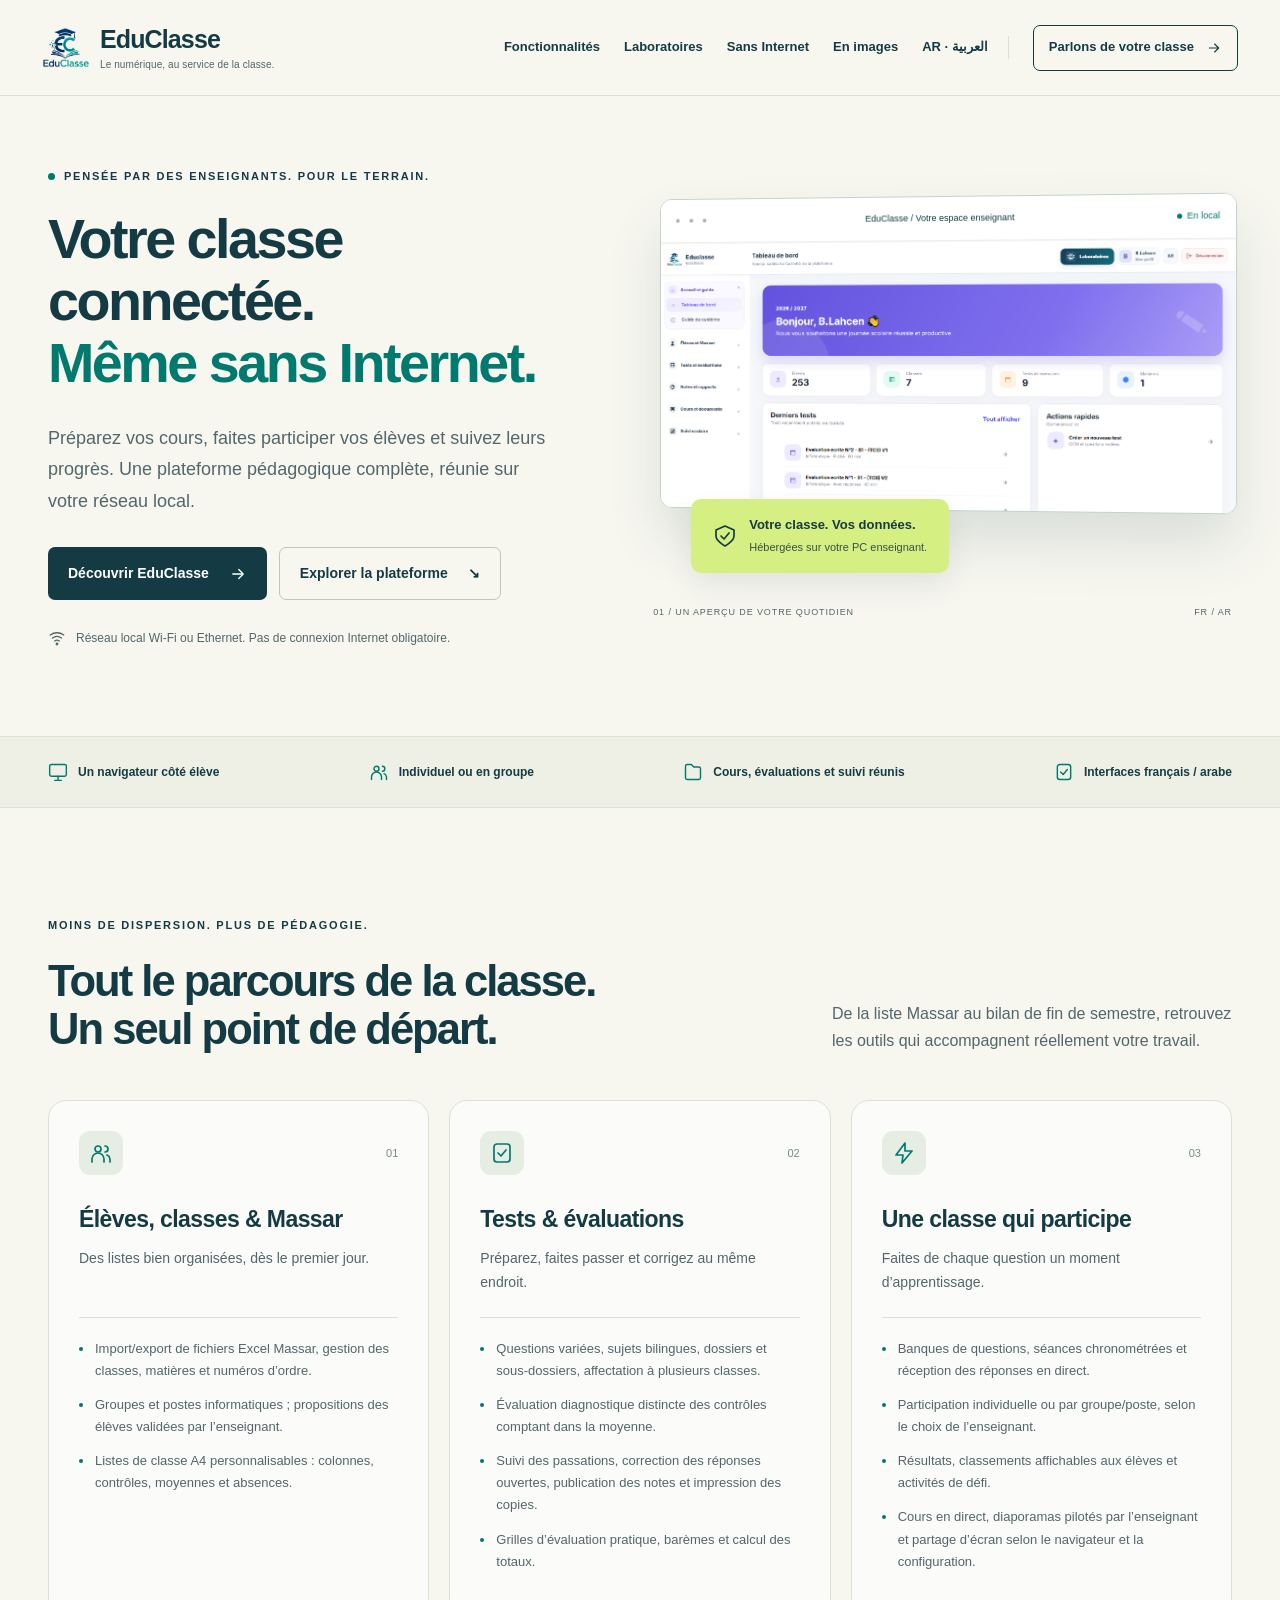
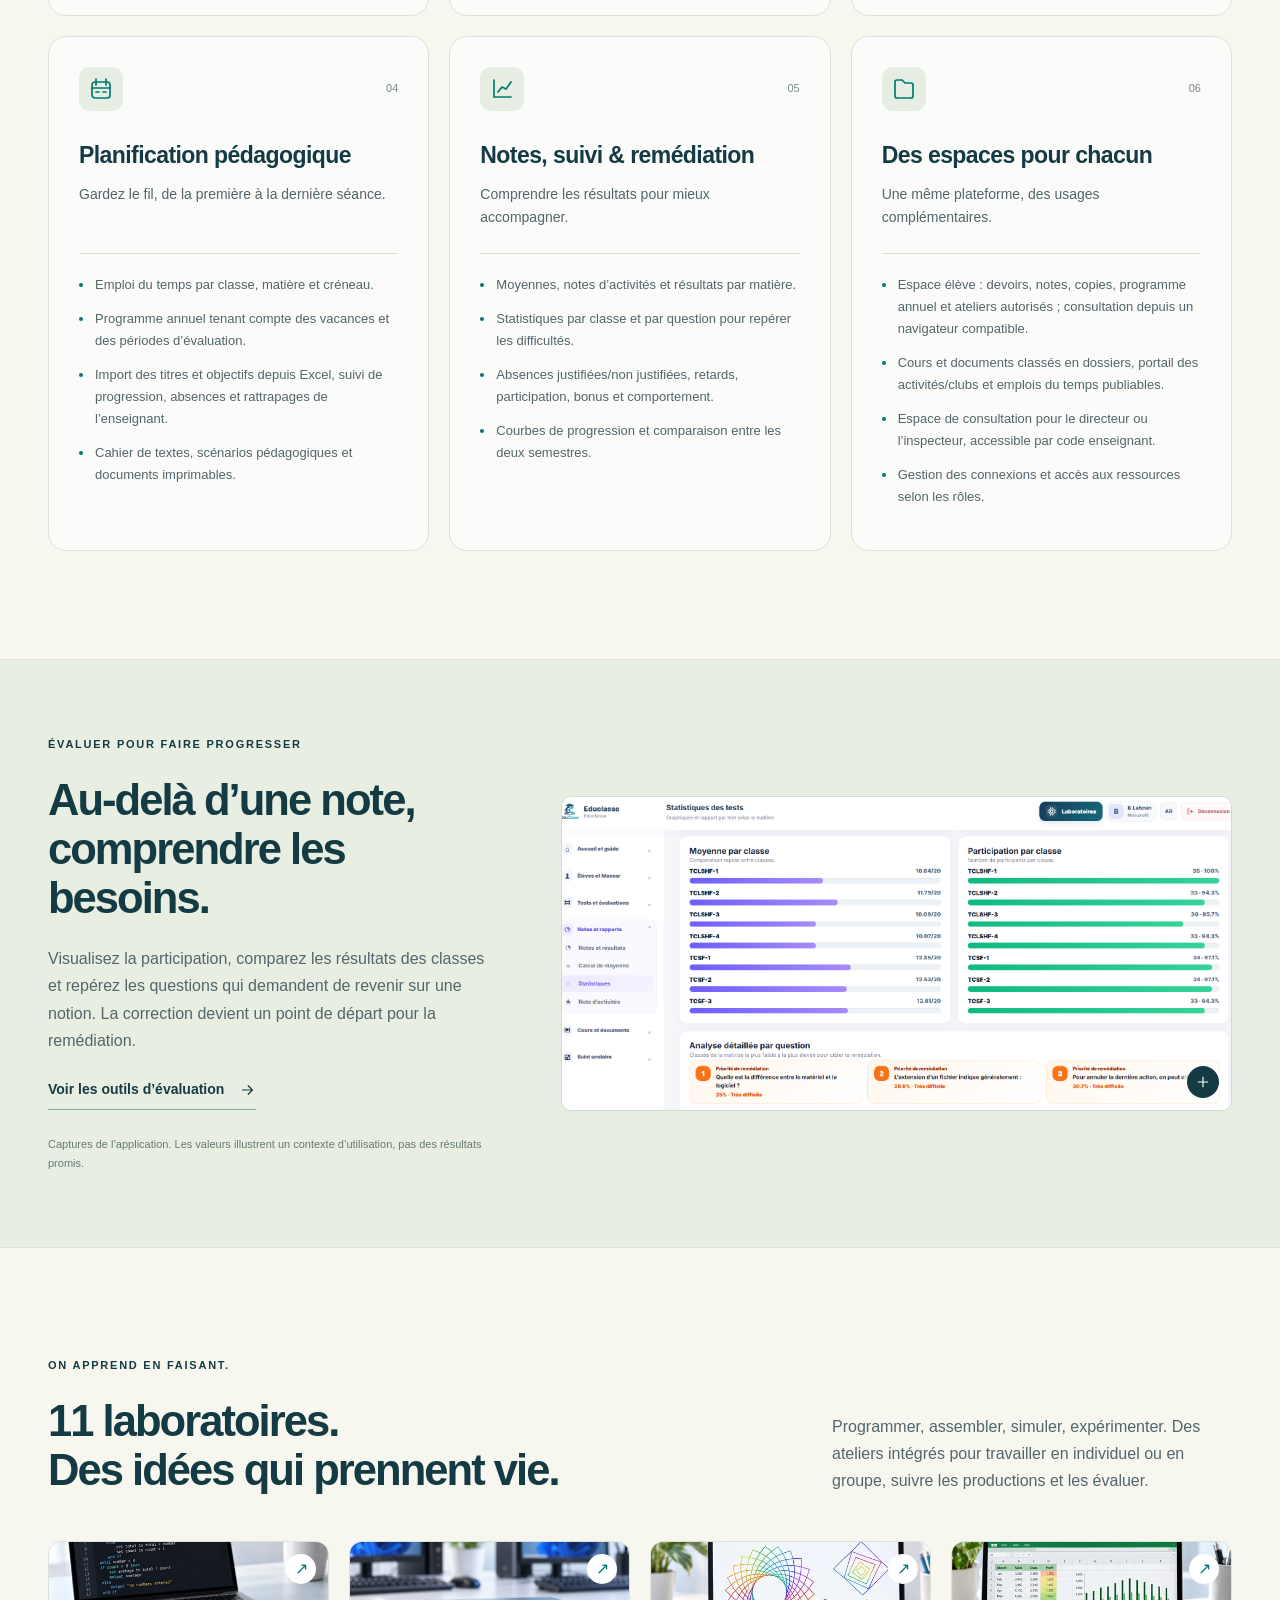
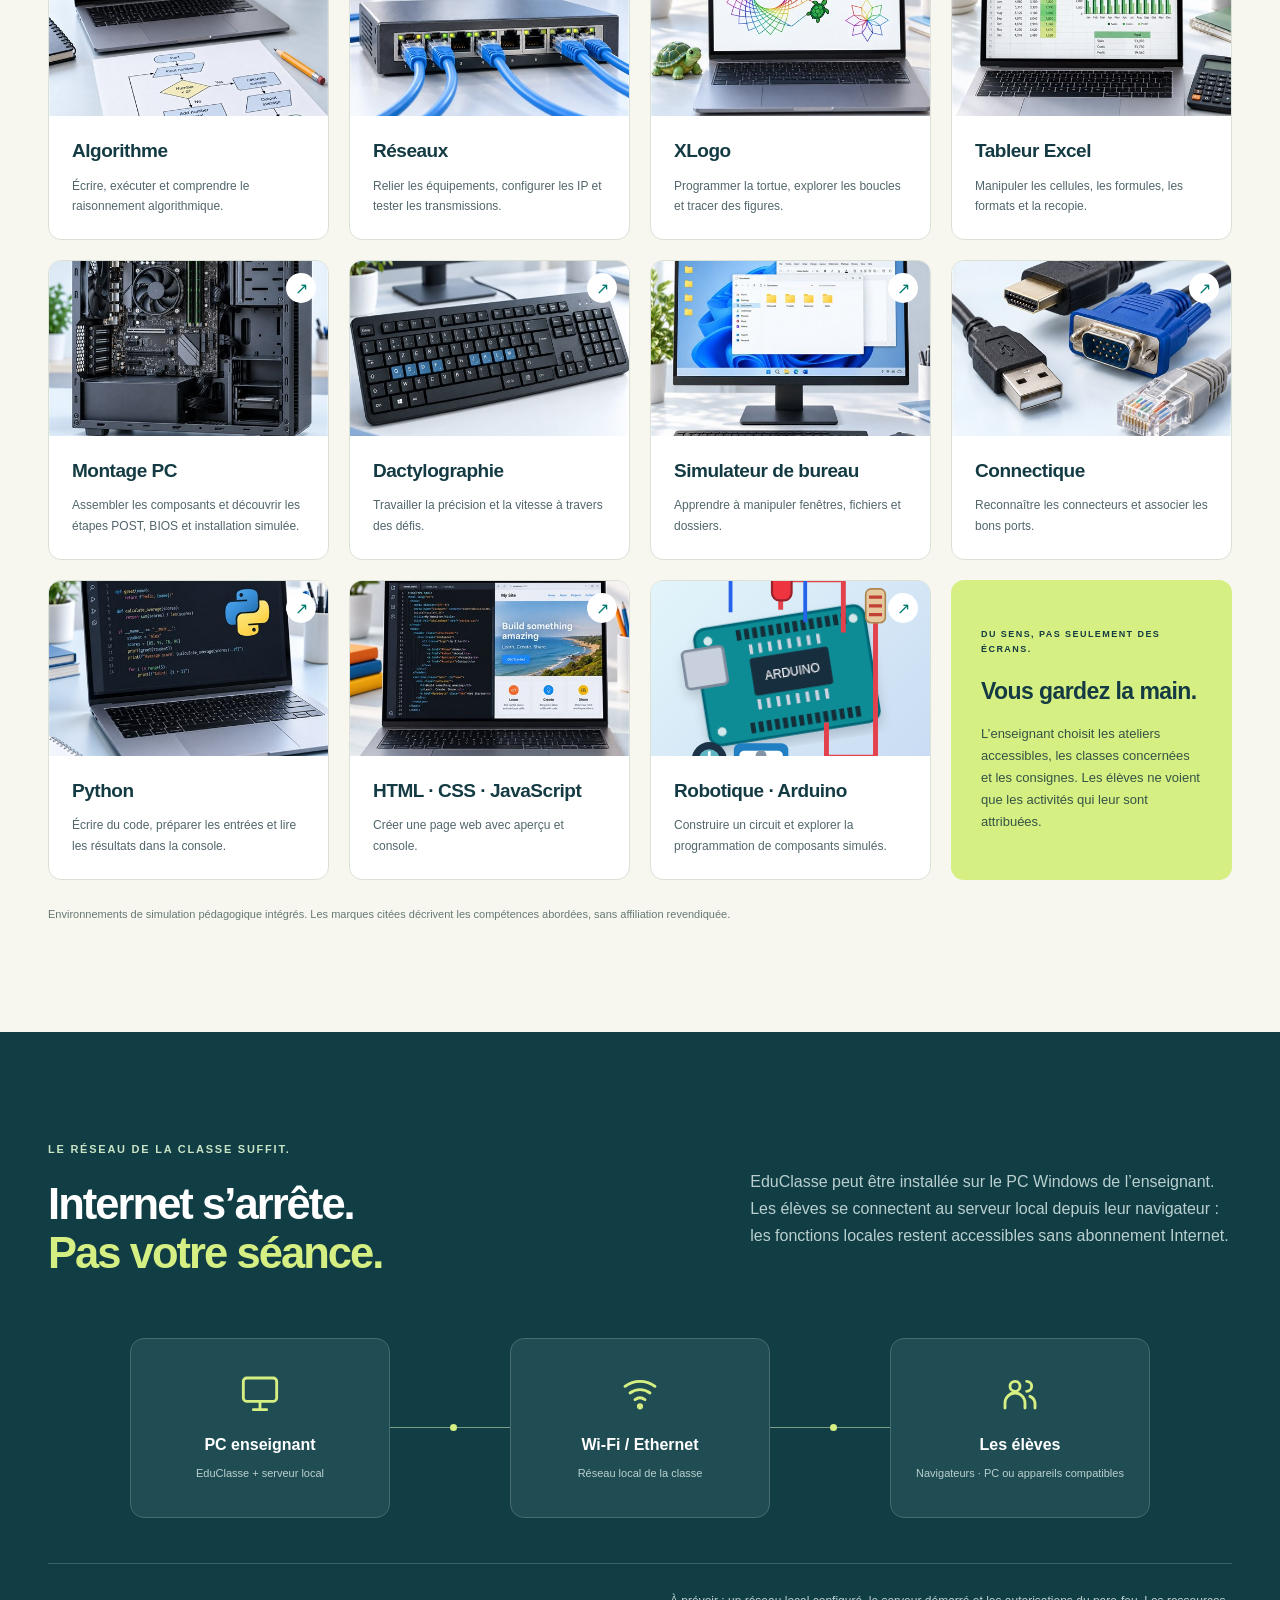
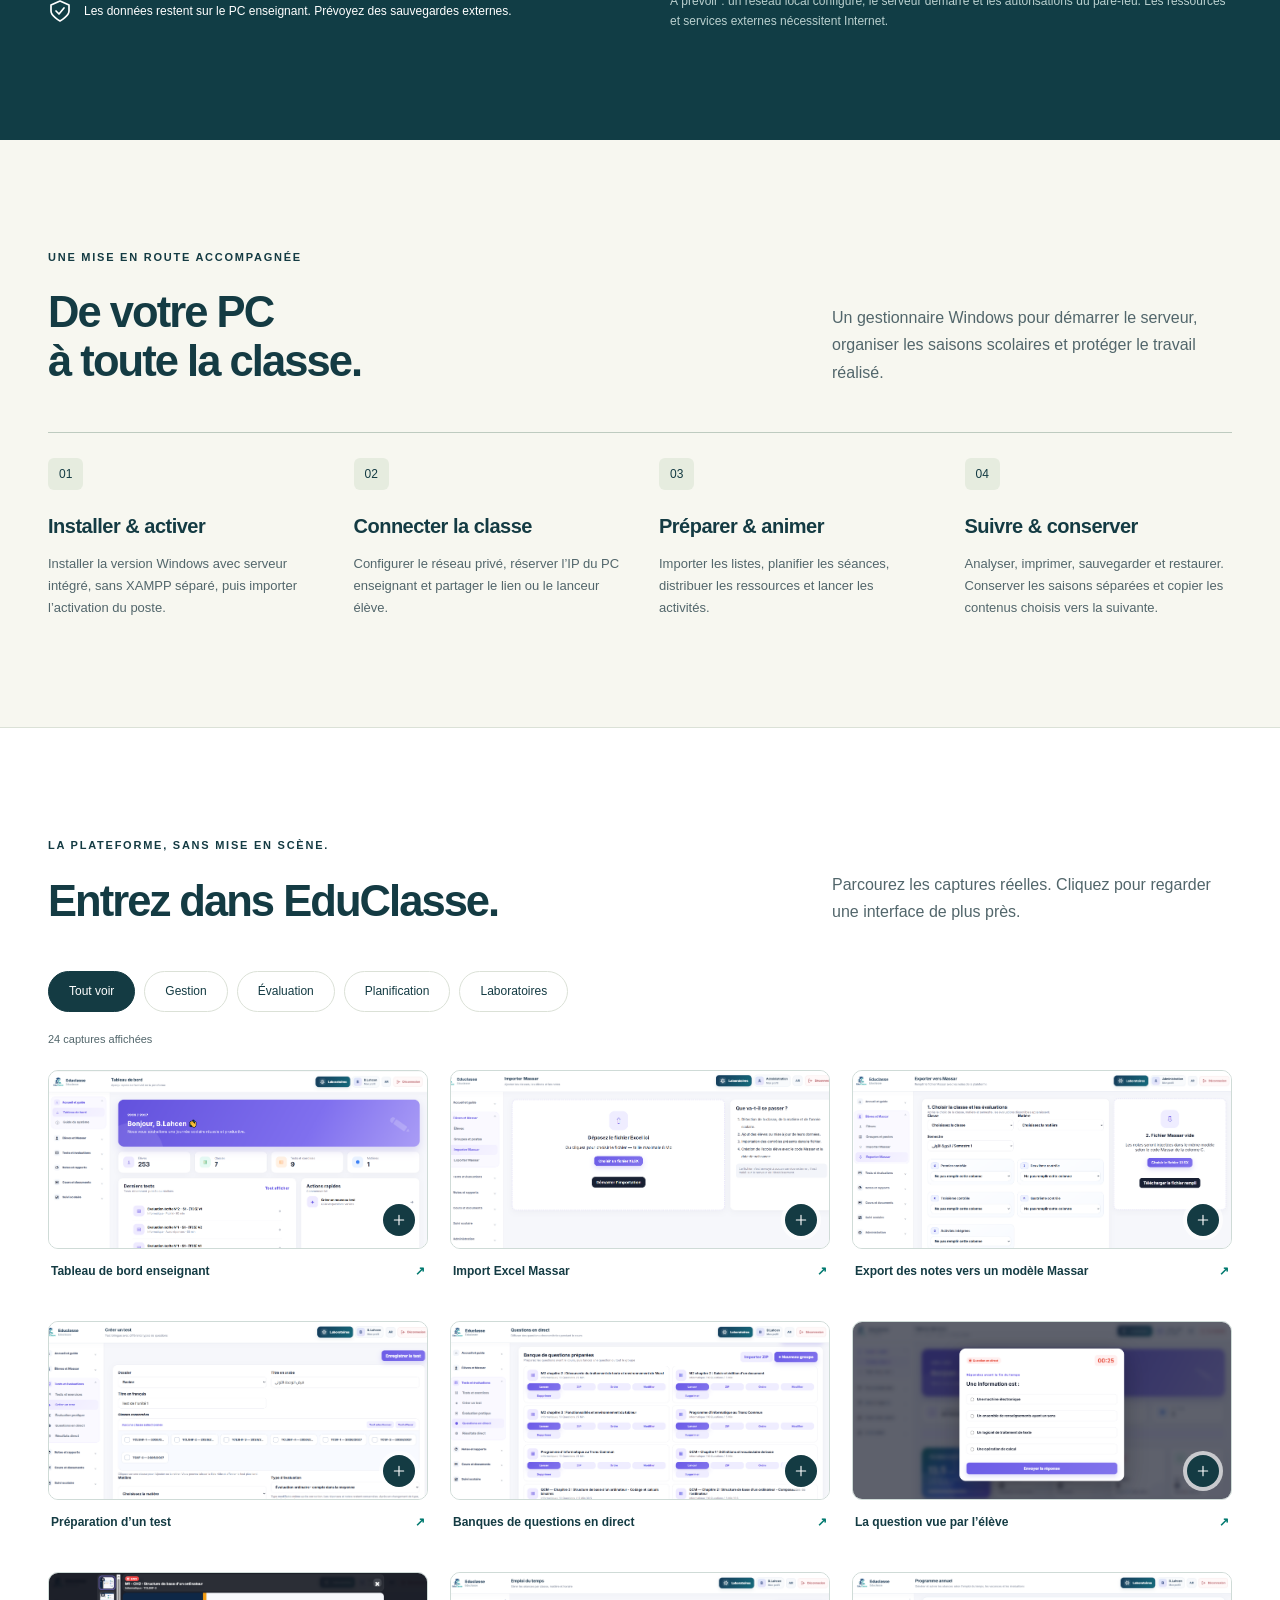
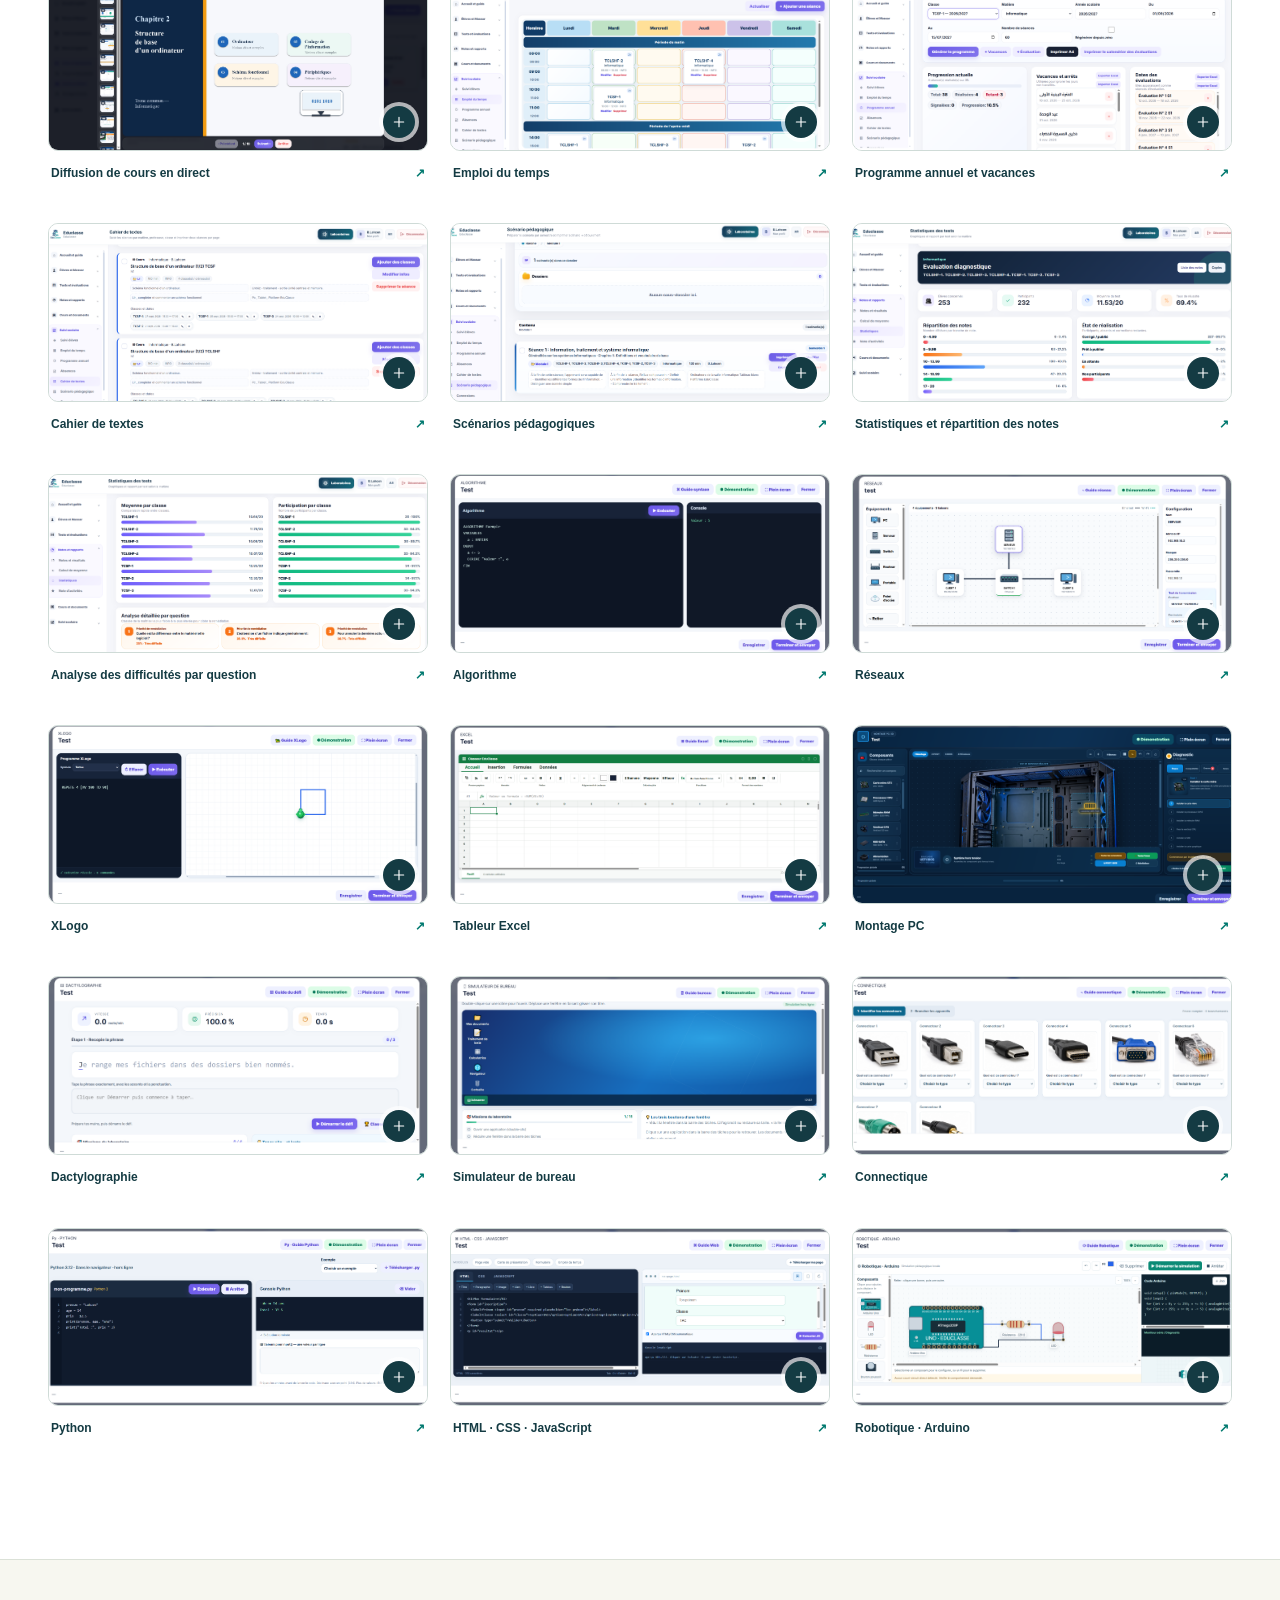
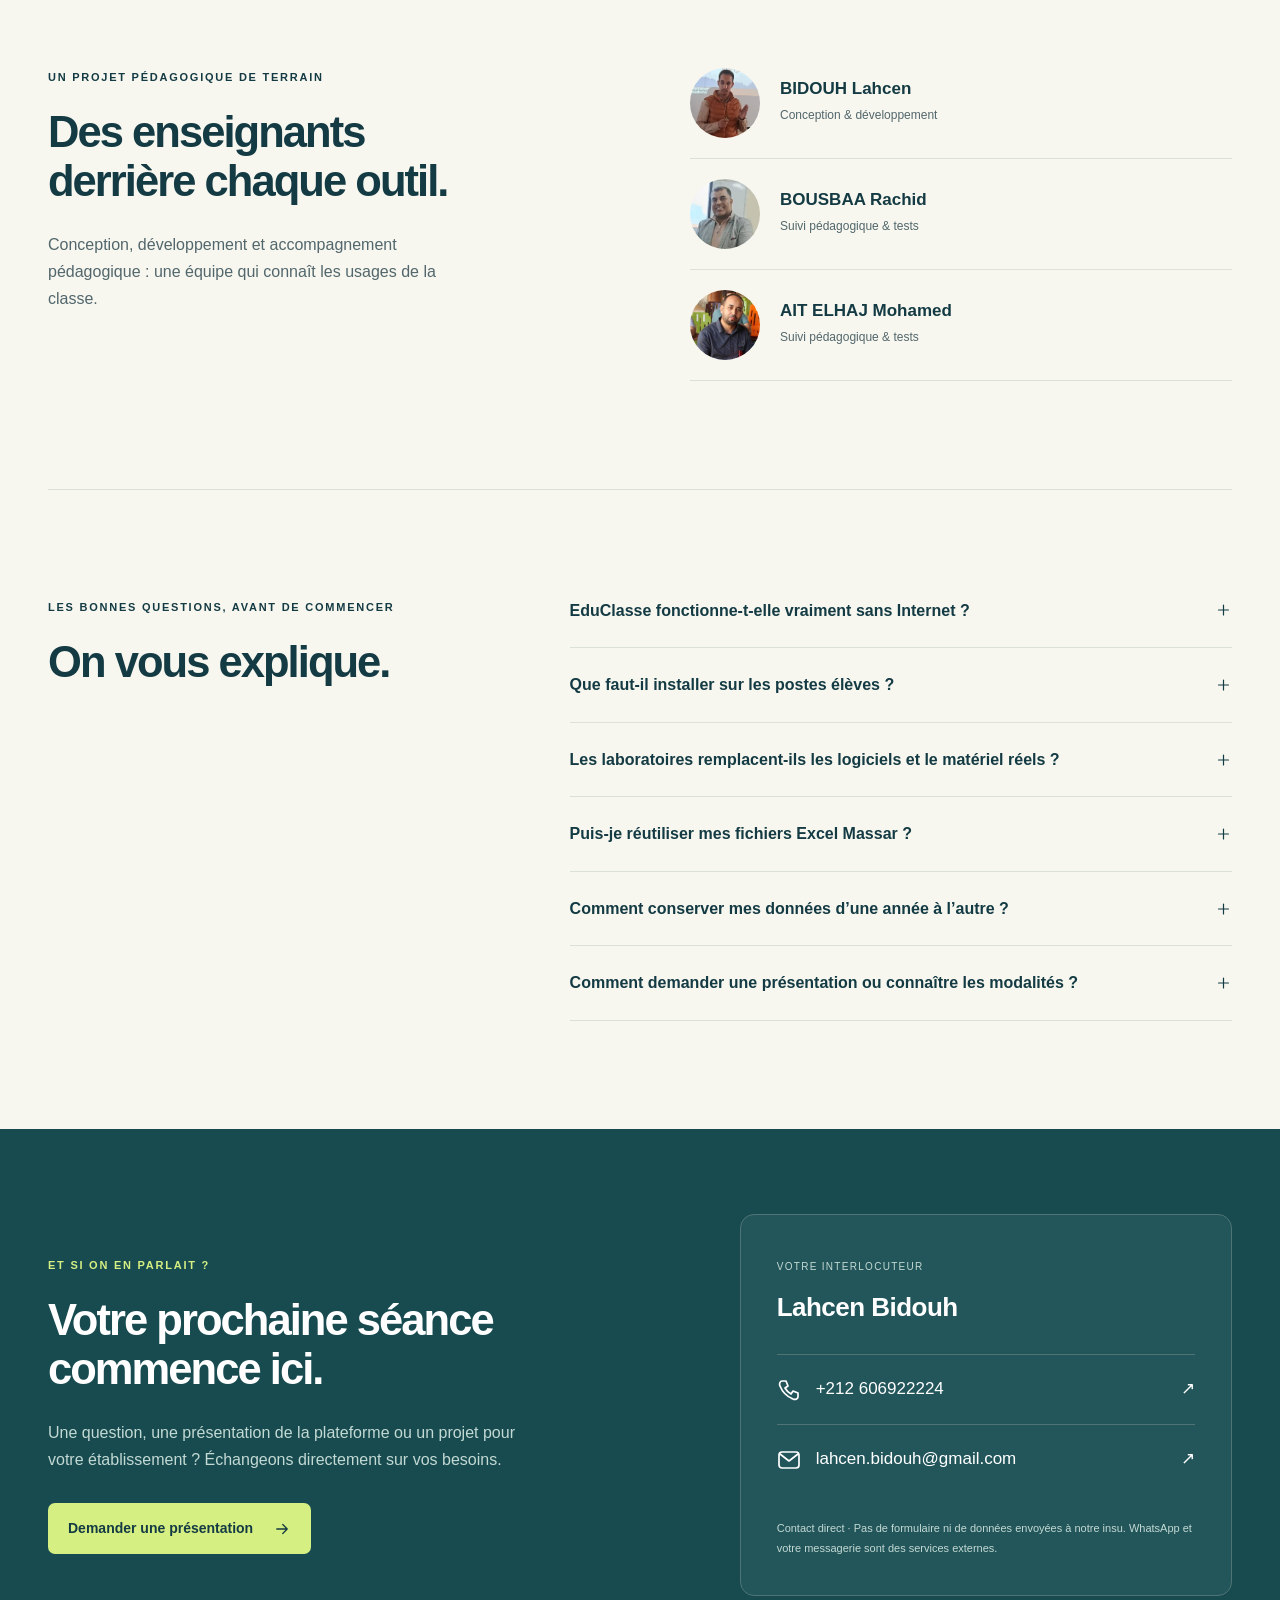
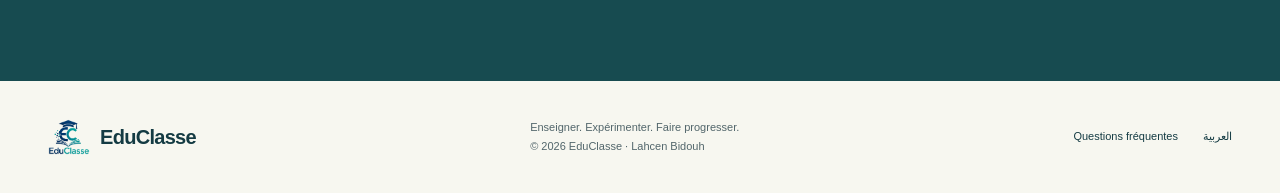
<file: index.html>
<!doctype html><html lang="fr" dir="ltr"><head><meta charset="utf-8"><meta name="viewport" content="width=device-width,initial-scale=1"><title>EduClasse — Enseigner, évaluer et suivre sa classe sans Internet</title><meta name="description" content="Découvrez EduClasse : plateforme pédagogique français-arabe, utilisable en réseau local sans Internet. Tests, Massar Excel, 11 laboratoires, planning et suivi des élèves."><meta name="robots" content="index,follow,max-image-preview:large"><meta name="theme-color" content="#0d3b46"><meta name="author" content="Lahcen Bidouh"><meta property="og:type" content="website"><meta property="og:site_name" content="EduClasse"><meta property="og:title" content="EduClasse — Enseigner, évaluer et suivre sa classe sans Internet"><meta property="og:description" content="Découvrez EduClasse : plateforme pédagogique français-arabe, utilisable en réseau local sans Internet. Tests, Massar Excel, 11 laboratoires, planning et suivi des élèves."><meta property="og:locale" content="fr_MA"><meta property="og:locale:alternate" content="ar_MA"><meta property="og:image" content="./assets/social-card.png"><meta property="og:image:width" content="1200"><meta property="og:image:height" content="630"><meta property="og:image:alt" content="EduClasse — Enseigner et apprendre, même sans Internet"><meta name="twitter:card" content="summary_large_image"><meta name="twitter:title" content="EduClasse — Enseigner, évaluer et suivre sa classe sans Internet"><meta name="twitter:description" content="Découvrez EduClasse : plateforme pédagogique français-arabe, utilisable en réseau local sans Internet. Tests, Massar Excel, 11 laboratoires, planning et suivi des élèves."><meta name="twitter:image" content="./assets/social-card.png"><link rel="icon" type="image/png" href="./assets/logo.png"><link rel="stylesheet" href="./site.css"><script type="application/ld+json">[{"@context":"https://schema.org","@type":"SoftwareApplication","name":"EduClasse","applicationCategory":"EducationalApplication","operatingSystem":"Windows (serveur local), navigateur web (élèves)","inLanguage":["fr","ar"],"description":"Découvrez EduClasse : plateforme pédagogique français-arabe, utilisable en réseau local sans Internet. Tests, Massar Excel, 11 laboratoires, planning et suivi des élèves.","creator":{"@type":"Person","name":"Lahcen Bidouh","email":"lahcen.bidouh@gmail.com","telephone":"+212 606922224"}},{"@context":"https://schema.org","@type":"FAQPage","mainEntity":[{"@type":"Question","name":"EduClasse fonctionne-t-elle vraiment sans Internet ?","acceptedAnswer":{"@type":"Answer","text":"Oui pour les fonctions locales de la plateforme et les laboratoires fournis : le PC enseignant héberge le serveur et les élèves s’y connectent par le réseau Wi-Fi ou Ethernet de la classe. Le réseau local reste nécessaire ; « sans Internet » ne signifie pas « sans réseau ». Les liens, vidéos ou services externes nécessitent Internet."}},{"@type":"Question","name":"Que faut-il installer sur les postes élèves ?","acceptedAnswer":{"@type":"Answer","text":"Un navigateur suffit pour accéder à la plateforme sur le réseau local. Le gestionnaire Windows peut aussi générer un petit raccourci .exe qui ouvre le lien dans le navigateur ; ce lanceur utilise .NET Framework. Le serveur et les données restent sur le PC enseignant."}},{"@type":"Question","name":"Les laboratoires remplacent-ils les logiciels et le matériel réels ?","acceptedAnswer":{"@type":"Answer","text":"Ce sont des environnements pédagogiques de simulation intégrés à EduClasse. Ils permettent de s’exercer et d’évaluer des compétences ; ils ne sont pas les logiciels commerciaux ni les équipements physiques qu’ils représentent."}},{"@type":"Question","name":"Puis-je réutiliser mes fichiers Excel Massar ?","acceptedAnswer":{"@type":"Answer","text":"La plateforme propose des imports et exports de fichiers Excel, notamment pour les élèves et les notes. Il s’agit d’échanges de fichiers : aucune affiliation officielle ni synchronisation automatique avec un service ministériel n’est revendiquée."}},{"@type":"Question","name":"Comment conserver mes données d’une année à l’autre ?","acceptedAnswer":{"@type":"Answer","text":"Le gestionnaire Windows permet les sauvegardes/restaurations, des saisons scolaires séparées et la copie sélective de contenus. Gardez également une copie externe de vos sauvegardes. Les modalités d’activation et de transfert vers un autre PC sont à confirmer avec le développeur."}},{"@type":"Question","name":"Comment demander une présentation ou connaître les modalités ?","acceptedAnswer":{"@type":"Answer","text":"Contactez Lahcen Bidouh par téléphone, e-mail ou WhatsApp. Précisez votre établissement, votre équipement et vos besoins. Aucun tarif ni engagement n’est présumé sur cette page."}}]}]</script><script src="./site.js" defer></script></head><body><a class="skip" href="#main">Aller au contenu</a>
 <header class="header"><a class="brand" href="./index.html" aria-label="EduClasse"><img src="./assets/logo.png" width="48" height="48" alt=""><span>EduClasse<small>Le numérique, au service de la classe.</small></span></a><button class="menu-toggle" aria-controls="nav" aria-expanded="false" aria-label="Ouvrir le menu"><svg viewBox="0 0 24 24" fill="none" stroke="currentColor" stroke-width="1.7" stroke-linecap="round" stroke-linejoin="round" aria-hidden="true"><path d="M3 6h18M3 12h18M3 18h18"/></svg></button><nav id="nav" aria-label="Navigation principale"><a href="#features">Fonctionnalités</a><a href="#labs">Laboratoires</a><a href="#offline">Sans Internet</a><a href="#gallery">En images</a><a class="language" href="./ar/index.html" lang="ar" dir="auto">العربية · AR</a><a class="nav-contact" href="#contact">Parlons de votre classe<svg viewBox="0 0 24 24" fill="none" stroke="currentColor" stroke-width="1.7" stroke-linecap="round" stroke-linejoin="round" aria-hidden="true"><path d="M5 12h14m-6-6 6 6-6 6"/></svg></a></nav></header>
 <main id="main"><section class="hero container"><div class="hero-copy"><div class="eyebrow"><span class="status-dot"></span>Pensée par des enseignants. Pour le terrain.</div><h1>Votre classe connectée.<br><em>Même sans Internet.</em></h1><p class="intro">Préparez vos cours, faites participer vos élèves et suivez leurs progrès. Une plateforme pédagogique complète, réunie sur votre réseau local.</p><div class="hero-actions"><a class="button primary" href="https://wa.me/212606922224?text=Bonjour%2C%20je%20souhaite%20d%C3%A9couvrir%20EduClasse%20et%20demander%20une%20pr%C3%A9sentation." target="_blank" rel="noopener noreferrer">Découvrir EduClasse<svg viewBox="0 0 24 24" fill="none" stroke="currentColor" stroke-width="1.7" stroke-linecap="round" stroke-linejoin="round" aria-hidden="true"><path d="M5 12h14m-6-6 6 6-6 6"/></svg></a><a class="button secondary" href="#gallery">Explorer la plateforme<span>↘</span></a></div><div class="hero-foot"><svg viewBox="0 0 24 24" fill="none" stroke="currentColor" stroke-width="1.7" stroke-linecap="round" stroke-linejoin="round" aria-hidden="true"><path d="M3 8a15 15 0 0 1 18 0M6 12a10 10 0 0 1 12 0m-9 4a5 5 0 0 1 6 0"/><circle cx="12" cy="20" r="1"/></svg><span>Réseau local Wi-Fi ou Ethernet. Pas de connexion Internet obligatoire.</span></div></div><div class="hero-visual"><div class="app-frame"><div class="frame-bar"><span class="window-dots">● ● ●</span><span>EduClasse / Votre espace enseignant</span><span class="frame-live"><i></i>En local</span></div><img class="hero-screen" src="./assets/screens/3.PNG" alt="Aperçu réel du tableau de bord enseignant EduClasse" width="1900" height="890" fetchpriority="high"></div><div class="floating-note"><svg viewBox="0 0 24 24" fill="none" stroke="currentColor" stroke-width="1.7" stroke-linecap="round" stroke-linejoin="round" aria-hidden="true"><path d="m12 2 9 4v6c0 5-9 10-9 10S3 17 3 12V6zM8 12l3 3 5-6"/></svg><div><strong>Votre classe. Vos données.</strong><span>Hébergées sur votre PC enseignant.</span></div></div><div class="visual-caption"><span>01 / UN APERÇU DE VOTRE QUOTIDIEN</span><span>FR / AR</span></div></div></section>
 <div class="promise-strip"><div class="container promises"><span><svg viewBox="0 0 24 24" fill="none" stroke="currentColor" stroke-width="1.7" stroke-linecap="round" stroke-linejoin="round" aria-hidden="true"><rect x="2" y="3" width="20" height="14" rx="2"/><path d="M8 22h8m-4-5v5"/></svg>Un navigateur côté élève</span><span><svg viewBox="0 0 24 24" fill="none" stroke="currentColor" stroke-width="1.7" stroke-linecap="round" stroke-linejoin="round" aria-hidden="true"><circle cx="9" cy="8" r="3"/><path d="M3 21v-3a6 6 0 0 1 12 0v3m1-16a3 3 0 0 1 0 6m2 3a5 5 0 0 1 3 4v3"/></svg>Individuel ou en groupe</span><span><svg viewBox="0 0 24 24" fill="none" stroke="currentColor" stroke-width="1.7" stroke-linecap="round" stroke-linejoin="round" aria-hidden="true"><path d="M3 7V5a2 2 0 0 1 2-2h5l3 3h6a2 2 0 0 1 2 2v11a2 2 0 0 1-2 2H5a2 2 0 0 1-2-2z"/></svg>Cours, évaluations et suivi réunis</span><span><svg viewBox="0 0 24 24" fill="none" stroke="currentColor" stroke-width="1.7" stroke-linecap="round" stroke-linejoin="round" aria-hidden="true"><rect x="4" y="3" width="16" height="18" rx="3"/><path d="m8 12 3 3 5-6"/></svg>Interfaces français / arabe</span></div></div>
 <section id="features" class="section container"><div class="section-heading"><div><span class="eyebrow">MOINS DE DISPERSION. PLUS DE PÉDAGOGIE.</span><h2>Tout le parcours de la classe.<br>Un seul point de départ.</h2></div><p>De la liste Massar au bilan de fin de semestre, retrouvez les outils qui accompagnent réellement votre travail.</p></div><div class="module-grid"><article class="module"><div class="module-top"><span class="module-icon"><svg viewBox="0 0 24 24" fill="none" stroke="currentColor" stroke-width="1.7" stroke-linecap="round" stroke-linejoin="round" aria-hidden="true"><circle cx="9" cy="8" r="3"/><path d="M3 21v-3a6 6 0 0 1 12 0v3m1-16a3 3 0 0 1 0 6m2 3a5 5 0 0 1 3 4v3"/></svg></span><span class="module-number">01</span></div><h3>Élèves, classes & Massar</h3><p>Des listes bien organisées, dès le premier jour.</p><ul><li>Import/export de fichiers Excel Massar, gestion des classes, matières et numéros d’ordre.</li><li>Groupes et postes informatiques ; propositions des élèves validées par l’enseignant.</li><li>Listes de classe A4 personnalisables : colonnes, contrôles, moyennes et absences.</li></ul></article><article class="module"><div class="module-top"><span class="module-icon"><svg viewBox="0 0 24 24" fill="none" stroke="currentColor" stroke-width="1.7" stroke-linecap="round" stroke-linejoin="round" aria-hidden="true"><rect x="4" y="3" width="16" height="18" rx="3"/><path d="m8 12 3 3 5-6"/></svg></span><span class="module-number">02</span></div><h3>Tests & évaluations</h3><p>Préparez, faites passer et corrigez au même endroit.</p><ul><li>Questions variées, sujets bilingues, dossiers et sous-dossiers, affectation à plusieurs classes.</li><li>Évaluation diagnostique distincte des contrôles comptant dans la moyenne.</li><li>Suivi des passations, correction des réponses ouvertes, publication des notes et impression des copies.</li><li>Grilles d’évaluation pratique, barèmes et calcul des totaux.</li></ul></article><article class="module"><div class="module-top"><span class="module-icon"><svg viewBox="0 0 24 24" fill="none" stroke="currentColor" stroke-width="1.7" stroke-linecap="round" stroke-linejoin="round" aria-hidden="true"><path d="m13 2-9 12h7l-1 8 10-12h-7z"/></svg></span><span class="module-number">03</span></div><h3>Une classe qui participe</h3><p>Faites de chaque question un moment d’apprentissage.</p><ul><li>Banques de questions, séances chronométrées et réception des réponses en direct.</li><li>Participation individuelle ou par groupe/poste, selon le choix de l’enseignant.</li><li>Résultats, classements affichables aux élèves et activités de défi.</li><li>Cours en direct, diaporamas pilotés par l’enseignant et partage d’écran selon le navigateur et la configuration.</li></ul></article><article class="module"><div class="module-top"><span class="module-icon"><svg viewBox="0 0 24 24" fill="none" stroke="currentColor" stroke-width="1.7" stroke-linecap="round" stroke-linejoin="round" aria-hidden="true"><rect x="3" y="5" width="18" height="16" rx="3"/><path d="M7 2v6m10-6v6M3 11h18m-14 4h3m4 0h3"/></svg></span><span class="module-number">04</span></div><h3>Planification pédagogique</h3><p>Gardez le fil, de la première à la dernière séance.</p><ul><li>Emploi du temps par classe, matière et créneau.</li><li>Programme annuel tenant compte des vacances et des périodes d’évaluation.</li><li>Import des titres et objectifs depuis Excel, suivi de progression, absences et rattrapages de l’enseignant.</li><li>Cahier de textes, scénarios pédagogiques et documents imprimables.</li></ul></article><article class="module"><div class="module-top"><span class="module-icon"><svg viewBox="0 0 24 24" fill="none" stroke="currentColor" stroke-width="1.7" stroke-linecap="round" stroke-linejoin="round" aria-hidden="true"><path d="M4 3v17h17M8 15l4-5 4 2 5-7"/></svg></span><span class="module-number">05</span></div><h3>Notes, suivi & remédiation</h3><p>Comprendre les résultats pour mieux accompagner.</p><ul><li>Moyennes, notes d’activités et résultats par matière.</li><li>Statistiques par classe et par question pour repérer les difficultés.</li><li>Absences justifiées/non justifiées, retards, participation, bonus et comportement.</li><li>Courbes de progression et comparaison entre les deux semestres.</li></ul></article><article class="module"><div class="module-top"><span class="module-icon"><svg viewBox="0 0 24 24" fill="none" stroke="currentColor" stroke-width="1.7" stroke-linecap="round" stroke-linejoin="round" aria-hidden="true"><path d="M3 7V5a2 2 0 0 1 2-2h5l3 3h6a2 2 0 0 1 2 2v11a2 2 0 0 1-2 2H5a2 2 0 0 1-2-2z"/></svg></span><span class="module-number">06</span></div><h3>Des espaces pour chacun</h3><p>Une même plateforme, des usages complémentaires.</p><ul><li>Espace élève : devoirs, notes, copies, programme annuel et ateliers autorisés ; consultation depuis un navigateur compatible.</li><li>Cours et documents classés en dossiers, portail des activités/clubs et emplois du temps publiables.</li><li>Espace de consultation pour le directeur ou l’inspecteur, accessible par code enseignant.</li><li>Gestion des connexions et accès aux ressources selon les rôles.</li></ul></article></div></section>
 <section class="focus-section"><div class="container focus-grid"><div><span class="eyebrow">ÉVALUER POUR FAIRE PROGRESSER</span><h2>Au-delà d’une note,<br>comprendre les besoins.</h2><p>Visualisez la participation, comparez les résultats des classes et repérez les questions qui demandent de revenir sur une notion. La correction devient un point de départ pour la remédiation.</p><a class="text-link" href="#gallery">Voir les outils d’évaluation<svg viewBox="0 0 24 24" fill="none" stroke="currentColor" stroke-width="1.7" stroke-linecap="round" stroke-linejoin="round" aria-hidden="true"><path d="M5 12h14m-6-6 6 6-6 6"/></svg></a><span class="caption">Captures de l’application. Les valeurs illustrent un contexte d’utilisation, pas des résultats promis.</span></div><div class="focus-image"><button class="shot " data-image="./assets/screens/43.PNG" data-caption="Comparaison des classes et priorités de remédiation" aria-label="Agrandir : Comparaison des classes et priorités de remédiation"><img src="./assets/screens/43.PNG" alt="Comparaison des classes et priorités de remédiation" loading="lazy" width="1900" height="890"><span class="zoom"><svg viewBox="0 0 24 24" fill="none" stroke="currentColor" stroke-width="1.7" stroke-linecap="round" stroke-linejoin="round" aria-hidden="true"><path d="M12 5v14M5 12h14"/></svg></span></button></div></div></section>
 <section id="labs" class="section container"><div class="section-heading"><div><span class="eyebrow">ON APPREND EN FAISANT.</span><h2>11 laboratoires.<br>Des idées qui prennent vie.</h2></div><p>Programmer, assembler, simuler, expérimenter. Des ateliers intégrés pour travailler en individuel ou en groupe, suivre les productions et les évaluer.</p></div><div class="lab-grid"><button class="lab-card" data-image="./assets/screens/30.PNG" data-caption="Algorithme"><div class="lab-photo"><img src="./assets/labs/algorithm.jpg" alt="" loading="lazy" width="480" height="300"><span>↗</span></div><div class="lab-info"><h3>Algorithme</h3><p>Écrire, exécuter et comprendre le raisonnement algorithmique.</p></div></button><button class="lab-card" data-image="./assets/screens/29.PNG" data-caption="Réseaux"><div class="lab-photo"><img src="./assets/labs/network.jpg" alt="" loading="lazy" width="480" height="300"><span>↗</span></div><div class="lab-info"><h3>Réseaux</h3><p>Relier les équipements, configurer les IP et tester les transmissions.</p></div></button><button class="lab-card" data-image="./assets/screens/31.PNG" data-caption="XLogo"><div class="lab-photo"><img src="./assets/labs/logo.jpg" alt="" loading="lazy" width="480" height="300"><span>↗</span></div><div class="lab-info"><h3>XLogo</h3><p>Programmer la tortue, explorer les boucles et tracer des figures.</p></div></button><button class="lab-card" data-image="./assets/screens/32.PNG" data-caption="Tableur Excel"><div class="lab-photo"><img src="./assets/labs/excel.jpg" alt="" loading="lazy" width="480" height="300"><span>↗</span></div><div class="lab-info"><h3>Tableur Excel</h3><p>Manipuler les cellules, les formules, les formats et la recopie.</p></div></button><button class="lab-card" data-image="./assets/screens/33.PNG" data-caption="Montage PC"><div class="lab-photo"><img src="./assets/labs/computer.jpg" alt="" loading="lazy" width="480" height="300"><span>↗</span></div><div class="lab-info"><h3>Montage PC</h3><p>Assembler les composants et découvrir les étapes POST, BIOS et installation simulée.</p></div></button><button class="lab-card" data-image="./assets/screens/34.PNG" data-caption="Dactylographie"><div class="lab-photo"><img src="./assets/labs/typing.jpg" alt="" loading="lazy" width="480" height="300"><span>↗</span></div><div class="lab-info"><h3>Dactylographie</h3><p>Travailler la précision et la vitesse à travers des défis.</p></div></button><button class="lab-card" data-image="./assets/screens/35.PNG" data-caption="Simulateur de bureau"><div class="lab-photo"><img src="./assets/labs/desktop.jpg" alt="" loading="lazy" width="480" height="300"><span>↗</span></div><div class="lab-info"><h3>Simulateur de bureau</h3><p>Apprendre à manipuler fenêtres, fichiers et dossiers.</p></div></button><button class="lab-card" data-image="./assets/screens/36.PNG" data-caption="Connectique"><div class="lab-photo"><img src="./assets/labs/connectors.jpg" alt="" loading="lazy" width="480" height="300"><span>↗</span></div><div class="lab-info"><h3>Connectique</h3><p>Reconnaître les connecteurs et associer les bons ports.</p></div></button><button class="lab-card" data-image="./assets/screens/37.PNG" data-caption="Python"><div class="lab-photo"><img src="./assets/labs/python.jpg" alt="" loading="lazy" width="480" height="300"><span>↗</span></div><div class="lab-info"><h3>Python</h3><p>Écrire du code, préparer les entrées et lire les résultats dans la console.</p></div></button><button class="lab-card" data-image="./assets/screens/38.PNG" data-caption="HTML · CSS · JavaScript"><div class="lab-photo"><img src="./assets/labs/web.jpg" alt="" loading="lazy" width="480" height="300"><span>↗</span></div><div class="lab-info"><h3>HTML · CSS · JavaScript</h3><p>Créer une page web avec aperçu et console.</p></div></button><button class="lab-card" data-image="./assets/screens/39.PNG" data-caption="Robotique · Arduino"><div class="lab-photo"><img src="./assets/labs/robotics.svg" alt="" loading="lazy" width="480" height="300"><span>↗</span></div><div class="lab-info"><h3>Robotique · Arduino</h3><p>Construire un circuit et explorer la programmation de composants simulés.</p></div></button><div class="lab-note"><span class="eyebrow">DU SENS, PAS SEULEMENT DES ÉCRANS.</span><h3>Vous gardez la main.</h3><p>L’enseignant choisit les ateliers accessibles, les classes concernées et les consignes. Les élèves ne voient que les activités qui leur sont attribuées.</p></div></div><p class="caption">Environnements de simulation pédagogique intégrés. Les marques citées décrivent les compétences abordées, sans affiliation revendiquée.</p></section>
 <section id="offline" class="offline section"><div class="container"><div class="offline-top"><div><span class="eyebrow">LE RÉSEAU DE LA CLASSE SUFFIT.</span><h2>Internet s’arrête.<br><em>Pas votre séance.</em></h2></div><p>EduClasse peut être installée sur le PC Windows de l’enseignant. Les élèves se connectent au serveur local depuis leur navigateur : les fonctions locales restent accessibles sans abonnement Internet.</p></div><div class="network-diagram" aria-label="PC enseignant vers réseau local puis appareils élèves"><div class="network-node teacher"><svg viewBox="0 0 24 24" fill="none" stroke="currentColor" stroke-width="1.7" stroke-linecap="round" stroke-linejoin="round" aria-hidden="true"><rect x="2" y="3" width="20" height="14" rx="2"/><path d="M8 22h8m-4-5v5"/></svg><strong>PC enseignant</strong><span>EduClasse + serveur local</span></div><span class="network-wire" aria-hidden="true"></span><div class="network-node router"><svg viewBox="0 0 24 24" fill="none" stroke="currentColor" stroke-width="1.7" stroke-linecap="round" stroke-linejoin="round" aria-hidden="true"><path d="M3 8a15 15 0 0 1 18 0M6 12a10 10 0 0 1 12 0m-9 4a5 5 0 0 1 6 0"/><circle cx="12" cy="20" r="1"/></svg><strong>Wi-Fi / Ethernet</strong><span>Réseau local de la classe</span></div><span class="network-wire" aria-hidden="true"></span><div class="network-node pupils"><svg viewBox="0 0 24 24" fill="none" stroke="currentColor" stroke-width="1.7" stroke-linecap="round" stroke-linejoin="round" aria-hidden="true"><circle cx="9" cy="8" r="3"/><path d="M3 21v-3a6 6 0 0 1 12 0v3m1-16a3 3 0 0 1 0 6m2 3a5 5 0 0 1 3 4v3"/></svg><strong>Les élèves</strong><span>Navigateurs · PC ou appareils compatibles</span></div></div><div class="offline-bottom"><p><svg viewBox="0 0 24 24" fill="none" stroke="currentColor" stroke-width="1.7" stroke-linecap="round" stroke-linejoin="round" aria-hidden="true"><path d="m12 2 9 4v6c0 5-9 10-9 10S3 17 3 12V6zM8 12l3 3 5-6"/></svg>Les données restent sur le PC enseignant. Prévoyez des sauvegardes externes.</p><p>À prévoir : un réseau local configuré, le serveur démarré et les autorisations du pare-feu. Les ressources et services externes nécessitent Internet.</p></div></div></section>
 <section class="section container workflow"><div class="section-heading"><div><span class="eyebrow">UNE MISE EN ROUTE ACCOMPAGNÉE</span><h2>De votre PC<br>à toute la classe.</h2></div><p>Un gestionnaire Windows pour démarrer le serveur, organiser les saisons scolaires et protéger le travail réalisé.</p></div><div class="steps"><article><span class="step-num">01</span><h3>Installer & activer</h3><p>Installer la version Windows avec serveur intégré, sans XAMPP séparé, puis importer l’activation du poste.</p></article><article><span class="step-num">02</span><h3>Connecter la classe</h3><p>Configurer le réseau privé, réserver l’IP du PC enseignant et partager le lien ou le lanceur élève.</p></article><article><span class="step-num">03</span><h3>Préparer & animer</h3><p>Importer les listes, planifier les séances, distribuer les ressources et lancer les activités.</p></article><article><span class="step-num">04</span><h3>Suivre & conserver</h3><p>Analyser, imprimer, sauvegarder et restaurer. Conserver les saisons séparées et copier les contenus choisis vers la suivante.</p></article></div></section>
 <section id="gallery" class="section gallery-section"><div class="container"><div class="section-heading"><div><span class="eyebrow">LA PLATEFORME, SANS MISE EN SCÈNE.</span><h2>Entrez dans EduClasse.</h2></div><p>Parcourez les captures réelles. Cliquez pour regarder une interface de plus près.</p></div><div class="filters" role="group" aria-label="Filtrer les captures"><button data-filter="all" aria-pressed="true">Tout voir</button><button data-filter="pilotage" aria-pressed="false">Gestion</button><button data-filter="evaluation" aria-pressed="false">Évaluation</button><button data-filter="planning" aria-pressed="false">Planification</button><button data-filter="labs" aria-pressed="false">Laboratoires</button></div><p class="gallery-status" role="status" data-count-label="captures affichées"></p><div class="gallery-grid"><figure data-category="pilotage"><button class="shot " data-image="./assets/screens/3.PNG" data-caption="Tableau de bord enseignant" aria-label="Agrandir : Tableau de bord enseignant"><img src="./assets/screens/3.PNG" alt="Tableau de bord enseignant" loading="lazy" width="1900" height="890"><span class="zoom"><svg viewBox="0 0 24 24" fill="none" stroke="currentColor" stroke-width="1.7" stroke-linecap="round" stroke-linejoin="round" aria-hidden="true"><path d="M12 5v14M5 12h14"/></svg></span></button><figcaption>Tableau de bord enseignant<span>↗</span></figcaption></figure><figure data-category="pilotage"><button class="shot " data-image="./assets/screens/9.PNG" data-caption="Import Excel Massar" aria-label="Agrandir : Import Excel Massar"><img src="./assets/screens/9.PNG" alt="Import Excel Massar" loading="lazy" width="1900" height="890"><span class="zoom"><svg viewBox="0 0 24 24" fill="none" stroke="currentColor" stroke-width="1.7" stroke-linecap="round" stroke-linejoin="round" aria-hidden="true"><path d="M12 5v14M5 12h14"/></svg></span></button><figcaption>Import Excel Massar<span>↗</span></figcaption></figure><figure data-category="pilotage"><button class="shot " data-image="./assets/screens/10.PNG" data-caption="Export des notes vers un modèle Massar" aria-label="Agrandir : Export des notes vers un modèle Massar"><img src="./assets/screens/10.PNG" alt="Export des notes vers un modèle Massar" loading="lazy" width="1900" height="890"><span class="zoom"><svg viewBox="0 0 24 24" fill="none" stroke="currentColor" stroke-width="1.7" stroke-linecap="round" stroke-linejoin="round" aria-hidden="true"><path d="M12 5v14M5 12h14"/></svg></span></button><figcaption>Export des notes vers un modèle Massar<span>↗</span></figcaption></figure><figure data-category="evaluation"><button class="shot " data-image="./assets/screens/12.PNG" data-caption="Préparation d’un test" aria-label="Agrandir : Préparation d’un test"><img src="./assets/screens/12.PNG" alt="Préparation d’un test" loading="lazy" width="1900" height="890"><span class="zoom"><svg viewBox="0 0 24 24" fill="none" stroke="currentColor" stroke-width="1.7" stroke-linecap="round" stroke-linejoin="round" aria-hidden="true"><path d="M12 5v14M5 12h14"/></svg></span></button><figcaption>Préparation d’un test<span>↗</span></figcaption></figure><figure data-category="evaluation"><button class="shot " data-image="./assets/screens/14.PNG" data-caption="Banques de questions en direct" aria-label="Agrandir : Banques de questions en direct"><img src="./assets/screens/14.PNG" alt="Banques de questions en direct" loading="lazy" width="1900" height="890"><span class="zoom"><svg viewBox="0 0 24 24" fill="none" stroke="currentColor" stroke-width="1.7" stroke-linecap="round" stroke-linejoin="round" aria-hidden="true"><path d="M12 5v14M5 12h14"/></svg></span></button><figcaption>Banques de questions en direct<span>↗</span></figcaption></figure><figure data-category="evaluation"><button class="shot " data-image="./assets/screens/15.PNG" data-caption="La question vue par l’élève" aria-label="Agrandir : La question vue par l’élève"><img src="./assets/screens/15.PNG" alt="La question vue par l’élève" loading="lazy" width="1900" height="890"><span class="zoom"><svg viewBox="0 0 24 24" fill="none" stroke="currentColor" stroke-width="1.7" stroke-linecap="round" stroke-linejoin="round" aria-hidden="true"><path d="M12 5v14M5 12h14"/></svg></span></button><figcaption>La question vue par l’élève<span>↗</span></figcaption></figure><figure data-category="evaluation"><button class="shot " data-image="./assets/screens/17.PNG" data-caption="Diffusion de cours en direct" aria-label="Agrandir : Diffusion de cours en direct"><img src="./assets/screens/17.PNG" alt="Diffusion de cours en direct" loading="lazy" width="1900" height="890"><span class="zoom"><svg viewBox="0 0 24 24" fill="none" stroke="currentColor" stroke-width="1.7" stroke-linecap="round" stroke-linejoin="round" aria-hidden="true"><path d="M12 5v14M5 12h14"/></svg></span></button><figcaption>Diffusion de cours en direct<span>↗</span></figcaption></figure><figure data-category="planning"><button class="shot " data-image="./assets/screens/18.PNG" data-caption="Emploi du temps" aria-label="Agrandir : Emploi du temps"><img src="./assets/screens/18.PNG" alt="Emploi du temps" loading="lazy" width="1900" height="890"><span class="zoom"><svg viewBox="0 0 24 24" fill="none" stroke="currentColor" stroke-width="1.7" stroke-linecap="round" stroke-linejoin="round" aria-hidden="true"><path d="M12 5v14M5 12h14"/></svg></span></button><figcaption>Emploi du temps<span>↗</span></figcaption></figure><figure data-category="planning"><button class="shot " data-image="./assets/screens/19.PNG" data-caption="Programme annuel et vacances" aria-label="Agrandir : Programme annuel et vacances"><img src="./assets/screens/19.PNG" alt="Programme annuel et vacances" loading="lazy" width="1900" height="890"><span class="zoom"><svg viewBox="0 0 24 24" fill="none" stroke="currentColor" stroke-width="1.7" stroke-linecap="round" stroke-linejoin="round" aria-hidden="true"><path d="M12 5v14M5 12h14"/></svg></span></button><figcaption>Programme annuel et vacances<span>↗</span></figcaption></figure><figure data-category="planning"><button class="shot " data-image="./assets/screens/22.PNG" data-caption="Cahier de textes" aria-label="Agrandir : Cahier de textes"><img src="./assets/screens/22.PNG" alt="Cahier de textes" loading="lazy" width="1900" height="890"><span class="zoom"><svg viewBox="0 0 24 24" fill="none" stroke="currentColor" stroke-width="1.7" stroke-linecap="round" stroke-linejoin="round" aria-hidden="true"><path d="M12 5v14M5 12h14"/></svg></span></button><figcaption>Cahier de textes<span>↗</span></figcaption></figure><figure data-category="planning"><button class="shot " data-image="./assets/screens/24.PNG" data-caption="Scénarios pédagogiques" aria-label="Agrandir : Scénarios pédagogiques"><img src="./assets/screens/24.PNG" alt="Scénarios pédagogiques" loading="lazy" width="1900" height="890"><span class="zoom"><svg viewBox="0 0 24 24" fill="none" stroke="currentColor" stroke-width="1.7" stroke-linecap="round" stroke-linejoin="round" aria-hidden="true"><path d="M12 5v14M5 12h14"/></svg></span></button><figcaption>Scénarios pédagogiques<span>↗</span></figcaption></figure><figure data-category="evaluation"><button class="shot " data-image="./assets/screens/42.PNG" data-caption="Statistiques et répartition des notes" aria-label="Agrandir : Statistiques et répartition des notes"><img src="./assets/screens/42.PNG" alt="Statistiques et répartition des notes" loading="lazy" width="1900" height="890"><span class="zoom"><svg viewBox="0 0 24 24" fill="none" stroke="currentColor" stroke-width="1.7" stroke-linecap="round" stroke-linejoin="round" aria-hidden="true"><path d="M12 5v14M5 12h14"/></svg></span></button><figcaption>Statistiques et répartition des notes<span>↗</span></figcaption></figure><figure data-category="evaluation"><button class="shot " data-image="./assets/screens/43.PNG" data-caption="Analyse des difficultés par question" aria-label="Agrandir : Analyse des difficultés par question"><img src="./assets/screens/43.PNG" alt="Analyse des difficultés par question" loading="lazy" width="1900" height="890"><span class="zoom"><svg viewBox="0 0 24 24" fill="none" stroke="currentColor" stroke-width="1.7" stroke-linecap="round" stroke-linejoin="round" aria-hidden="true"><path d="M12 5v14M5 12h14"/></svg></span></button><figcaption>Analyse des difficultés par question<span>↗</span></figcaption></figure><figure data-category="labs"><button class="shot " data-image="./assets/screens/30.PNG" data-caption="Algorithme" aria-label="Agrandir : Algorithme"><img src="./assets/screens/30.PNG" alt="Algorithme" loading="lazy" width="1900" height="890"><span class="zoom"><svg viewBox="0 0 24 24" fill="none" stroke="currentColor" stroke-width="1.7" stroke-linecap="round" stroke-linejoin="round" aria-hidden="true"><path d="M12 5v14M5 12h14"/></svg></span></button><figcaption>Algorithme<span>↗</span></figcaption></figure><figure data-category="labs"><button class="shot " data-image="./assets/screens/29.PNG" data-caption="Réseaux" aria-label="Agrandir : Réseaux"><img src="./assets/screens/29.PNG" alt="Réseaux" loading="lazy" width="1900" height="890"><span class="zoom"><svg viewBox="0 0 24 24" fill="none" stroke="currentColor" stroke-width="1.7" stroke-linecap="round" stroke-linejoin="round" aria-hidden="true"><path d="M12 5v14M5 12h14"/></svg></span></button><figcaption>Réseaux<span>↗</span></figcaption></figure><figure data-category="labs"><button class="shot " data-image="./assets/screens/31.PNG" data-caption="XLogo" aria-label="Agrandir : XLogo"><img src="./assets/screens/31.PNG" alt="XLogo" loading="lazy" width="1900" height="890"><span class="zoom"><svg viewBox="0 0 24 24" fill="none" stroke="currentColor" stroke-width="1.7" stroke-linecap="round" stroke-linejoin="round" aria-hidden="true"><path d="M12 5v14M5 12h14"/></svg></span></button><figcaption>XLogo<span>↗</span></figcaption></figure><figure data-category="labs"><button class="shot " data-image="./assets/screens/32.PNG" data-caption="Tableur Excel" aria-label="Agrandir : Tableur Excel"><img src="./assets/screens/32.PNG" alt="Tableur Excel" loading="lazy" width="1900" height="890"><span class="zoom"><svg viewBox="0 0 24 24" fill="none" stroke="currentColor" stroke-width="1.7" stroke-linecap="round" stroke-linejoin="round" aria-hidden="true"><path d="M12 5v14M5 12h14"/></svg></span></button><figcaption>Tableur Excel<span>↗</span></figcaption></figure><figure data-category="labs"><button class="shot " data-image="./assets/screens/33.PNG" data-caption="Montage PC" aria-label="Agrandir : Montage PC"><img src="./assets/screens/33.PNG" alt="Montage PC" loading="lazy" width="1900" height="890"><span class="zoom"><svg viewBox="0 0 24 24" fill="none" stroke="currentColor" stroke-width="1.7" stroke-linecap="round" stroke-linejoin="round" aria-hidden="true"><path d="M12 5v14M5 12h14"/></svg></span></button><figcaption>Montage PC<span>↗</span></figcaption></figure><figure data-category="labs"><button class="shot " data-image="./assets/screens/34.PNG" data-caption="Dactylographie" aria-label="Agrandir : Dactylographie"><img src="./assets/screens/34.PNG" alt="Dactylographie" loading="lazy" width="1900" height="890"><span class="zoom"><svg viewBox="0 0 24 24" fill="none" stroke="currentColor" stroke-width="1.7" stroke-linecap="round" stroke-linejoin="round" aria-hidden="true"><path d="M12 5v14M5 12h14"/></svg></span></button><figcaption>Dactylographie<span>↗</span></figcaption></figure><figure data-category="labs"><button class="shot " data-image="./assets/screens/35.PNG" data-caption="Simulateur de bureau" aria-label="Agrandir : Simulateur de bureau"><img src="./assets/screens/35.PNG" alt="Simulateur de bureau" loading="lazy" width="1900" height="890"><span class="zoom"><svg viewBox="0 0 24 24" fill="none" stroke="currentColor" stroke-width="1.7" stroke-linecap="round" stroke-linejoin="round" aria-hidden="true"><path d="M12 5v14M5 12h14"/></svg></span></button><figcaption>Simulateur de bureau<span>↗</span></figcaption></figure><figure data-category="labs"><button class="shot " data-image="./assets/screens/36.PNG" data-caption="Connectique" aria-label="Agrandir : Connectique"><img src="./assets/screens/36.PNG" alt="Connectique" loading="lazy" width="1900" height="890"><span class="zoom"><svg viewBox="0 0 24 24" fill="none" stroke="currentColor" stroke-width="1.7" stroke-linecap="round" stroke-linejoin="round" aria-hidden="true"><path d="M12 5v14M5 12h14"/></svg></span></button><figcaption>Connectique<span>↗</span></figcaption></figure><figure data-category="labs"><button class="shot " data-image="./assets/screens/37.PNG" data-caption="Python" aria-label="Agrandir : Python"><img src="./assets/screens/37.PNG" alt="Python" loading="lazy" width="1900" height="890"><span class="zoom"><svg viewBox="0 0 24 24" fill="none" stroke="currentColor" stroke-width="1.7" stroke-linecap="round" stroke-linejoin="round" aria-hidden="true"><path d="M12 5v14M5 12h14"/></svg></span></button><figcaption>Python<span>↗</span></figcaption></figure><figure data-category="labs"><button class="shot " data-image="./assets/screens/38.PNG" data-caption="HTML · CSS · JavaScript" aria-label="Agrandir : HTML · CSS · JavaScript"><img src="./assets/screens/38.PNG" alt="HTML · CSS · JavaScript" loading="lazy" width="1900" height="890"><span class="zoom"><svg viewBox="0 0 24 24" fill="none" stroke="currentColor" stroke-width="1.7" stroke-linecap="round" stroke-linejoin="round" aria-hidden="true"><path d="M12 5v14M5 12h14"/></svg></span></button><figcaption>HTML · CSS · JavaScript<span>↗</span></figcaption></figure><figure data-category="labs"><button class="shot " data-image="./assets/screens/39.PNG" data-caption="Robotique · Arduino" aria-label="Agrandir : Robotique · Arduino"><img src="./assets/screens/39.PNG" alt="Robotique · Arduino" loading="lazy" width="1900" height="890"><span class="zoom"><svg viewBox="0 0 24 24" fill="none" stroke="currentColor" stroke-width="1.7" stroke-linecap="round" stroke-linejoin="round" aria-hidden="true"><path d="M12 5v14M5 12h14"/></svg></span></button><figcaption>Robotique · Arduino<span>↗</span></figcaption></figure></div></div></section>
 <section class="section container team"><div><span class="eyebrow">UN PROJET PÉDAGOGIQUE DE TERRAIN</span><h2>Des enseignants<br>derrière chaque outil.</h2><p>Conception, développement et accompagnement pédagogique : une équipe qui connaît les usages de la classe.</p></div><div class="team-people"><article><img src="./assets/team/bidouh-lahcen.jpg" alt="BIDOUH Lahcen" width="72" height="72" loading="lazy"><div><h3>BIDOUH Lahcen</h3><p>Conception & développement</p></div></article><article><img src="./assets/team/bousbaa-rachid.jpeg" alt="BOUSBAA Rachid" width="72" height="72" loading="lazy"><div><h3>BOUSBAA Rachid</h3><p>Suivi pédagogique & tests</p></div></article><article><img src="./assets/team/ait-elhaj-mohamed.png" alt="AIT ELHAJ Mohamed" width="72" height="72" loading="lazy"><div><h3>AIT ELHAJ Mohamed</h3><p>Suivi pédagogique & tests</p></div></article></div></section>
 <section id="faq" class="section container faq"><div><span class="eyebrow">LES BONNES QUESTIONS, AVANT DE COMMENCER</span><h2>On vous explique.</h2></div><div><details><summary>EduClasse fonctionne-t-elle vraiment sans Internet ?<svg viewBox="0 0 24 24" fill="none" stroke="currentColor" stroke-width="1.7" stroke-linecap="round" stroke-linejoin="round" aria-hidden="true"><path d="M12 5v14M5 12h14"/></svg></summary><p>Oui pour les fonctions locales de la plateforme et les laboratoires fournis : le PC enseignant héberge le serveur et les élèves s’y connectent par le réseau Wi-Fi ou Ethernet de la classe. Le réseau local reste nécessaire ; « sans Internet » ne signifie pas « sans réseau ». Les liens, vidéos ou services externes nécessitent Internet.</p></details><details><summary>Que faut-il installer sur les postes élèves ?<svg viewBox="0 0 24 24" fill="none" stroke="currentColor" stroke-width="1.7" stroke-linecap="round" stroke-linejoin="round" aria-hidden="true"><path d="M12 5v14M5 12h14"/></svg></summary><p>Un navigateur suffit pour accéder à la plateforme sur le réseau local. Le gestionnaire Windows peut aussi générer un petit raccourci .exe qui ouvre le lien dans le navigateur ; ce lanceur utilise .NET Framework. Le serveur et les données restent sur le PC enseignant.</p></details><details><summary>Les laboratoires remplacent-ils les logiciels et le matériel réels ?<svg viewBox="0 0 24 24" fill="none" stroke="currentColor" stroke-width="1.7" stroke-linecap="round" stroke-linejoin="round" aria-hidden="true"><path d="M12 5v14M5 12h14"/></svg></summary><p>Ce sont des environnements pédagogiques de simulation intégrés à EduClasse. Ils permettent de s’exercer et d’évaluer des compétences ; ils ne sont pas les logiciels commerciaux ni les équipements physiques qu’ils représentent.</p></details><details><summary>Puis-je réutiliser mes fichiers Excel Massar ?<svg viewBox="0 0 24 24" fill="none" stroke="currentColor" stroke-width="1.7" stroke-linecap="round" stroke-linejoin="round" aria-hidden="true"><path d="M12 5v14M5 12h14"/></svg></summary><p>La plateforme propose des imports et exports de fichiers Excel, notamment pour les élèves et les notes. Il s’agit d’échanges de fichiers : aucune affiliation officielle ni synchronisation automatique avec un service ministériel n’est revendiquée.</p></details><details><summary>Comment conserver mes données d’une année à l’autre ?<svg viewBox="0 0 24 24" fill="none" stroke="currentColor" stroke-width="1.7" stroke-linecap="round" stroke-linejoin="round" aria-hidden="true"><path d="M12 5v14M5 12h14"/></svg></summary><p>Le gestionnaire Windows permet les sauvegardes/restaurations, des saisons scolaires séparées et la copie sélective de contenus. Gardez également une copie externe de vos sauvegardes. Les modalités d’activation et de transfert vers un autre PC sont à confirmer avec le développeur.</p></details><details><summary>Comment demander une présentation ou connaître les modalités ?<svg viewBox="0 0 24 24" fill="none" stroke="currentColor" stroke-width="1.7" stroke-linecap="round" stroke-linejoin="round" aria-hidden="true"><path d="M12 5v14M5 12h14"/></svg></summary><p>Contactez Lahcen Bidouh par téléphone, e-mail ou WhatsApp. Précisez votre établissement, votre équipement et vos besoins. Aucun tarif ni engagement n’est présumé sur cette page.</p></details></div></section>
 <section id="contact" class="contact-section"><div class="container contact-grid"><div><span class="eyebrow">ET SI ON EN PARLAIT ?</span><h2>Votre prochaine séance<br>commence ici.</h2><p>Une question, une présentation de la plateforme ou un projet pour votre établissement ? Échangeons directement sur vos besoins.</p><a class="button lime" href="https://wa.me/212606922224?text=Bonjour%2C%20je%20souhaite%20d%C3%A9couvrir%20EduClasse%20et%20demander%20une%20pr%C3%A9sentation." target="_blank" rel="noopener noreferrer">Demander une présentation<svg viewBox="0 0 24 24" fill="none" stroke="currentColor" stroke-width="1.7" stroke-linecap="round" stroke-linejoin="round" aria-hidden="true"><path d="M5 12h14m-6-6 6 6-6 6"/></svg></a></div><div class="contact-card"><span class="contact-label">VOTRE INTERLOCUTEUR</span><h3>Lahcen Bidouh</h3><a href="tel:+212606922224"><svg viewBox="0 0 24 24" fill="none" stroke="currentColor" stroke-width="1.7" stroke-linecap="round" stroke-linejoin="round" aria-hidden="true"><path d="M5 3h4l2 5-3 2a15 15 0 0 0 6 6l2-3 5 2v4c0 2-3 3-5 2A23 23 0 0 1 3 8c-1-2 0-5 2-5z"/></svg><span dir="ltr">+212 606922224</span><span>↗</span></a><a href="mailto:lahcen.bidouh@gmail.com"><svg viewBox="0 0 24 24" fill="none" stroke="currentColor" stroke-width="1.7" stroke-linecap="round" stroke-linejoin="round" aria-hidden="true"><rect x="2" y="4" width="20" height="16" rx="3"/><path d="m3 6 9 7 9-7"/></svg><span dir="ltr">lahcen.bidouh@gmail.com</span><span>↗</span></a><p>Contact direct · Pas de formulaire ni de données envoyées à notre insu. WhatsApp et votre messagerie sont des services externes.</p></div></div></section>
 </main><footer class="container footer"><a class="brand" href="#main"><img src="./assets/logo.png" alt="" width="42" height="42"><span>EduClasse</span></a><p>Enseigner. Expérimenter. Faire progresser.<br>© 2026 EduClasse · Lahcen Bidouh</p><div><a href="#faq">Questions fréquentes</a><a href="./ar/index.html" lang="ar">العربية</a></div></footer>
 <dialog class="lightbox" aria-labelledby="lightbox-title"><div class="lightbox-bar"><h2 id="lightbox-title"></h2><button data-close aria-label="Fermer l’aperçu"><svg viewBox="0 0 24 24" fill="none" stroke="currentColor" stroke-width="1.7" stroke-linecap="round" stroke-linejoin="round" aria-hidden="true"><path d="m6 6 12 12M6 18 18 6"/></svg></button></div><div class="lightbox-image"><img alt=""></div><p>Capture de la plateforme EduClasse</p></dialog></body></html>
</file>
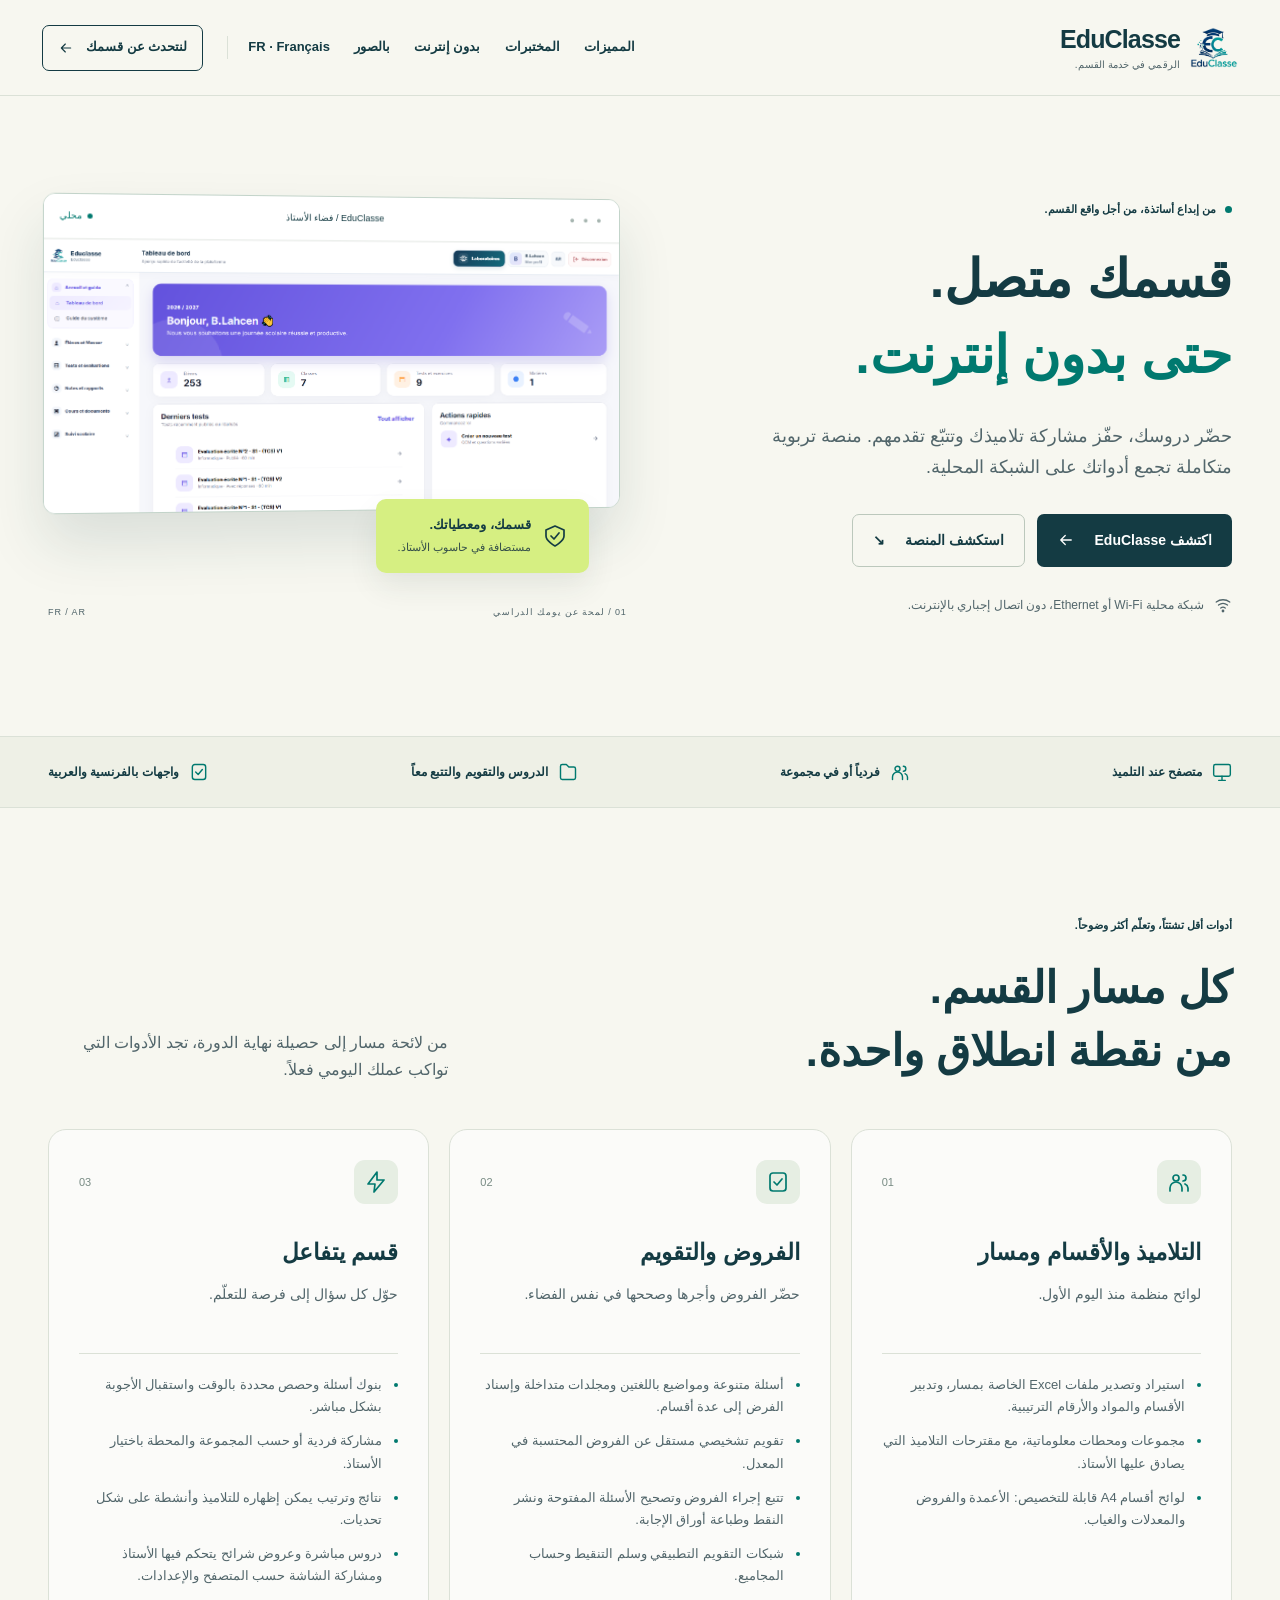
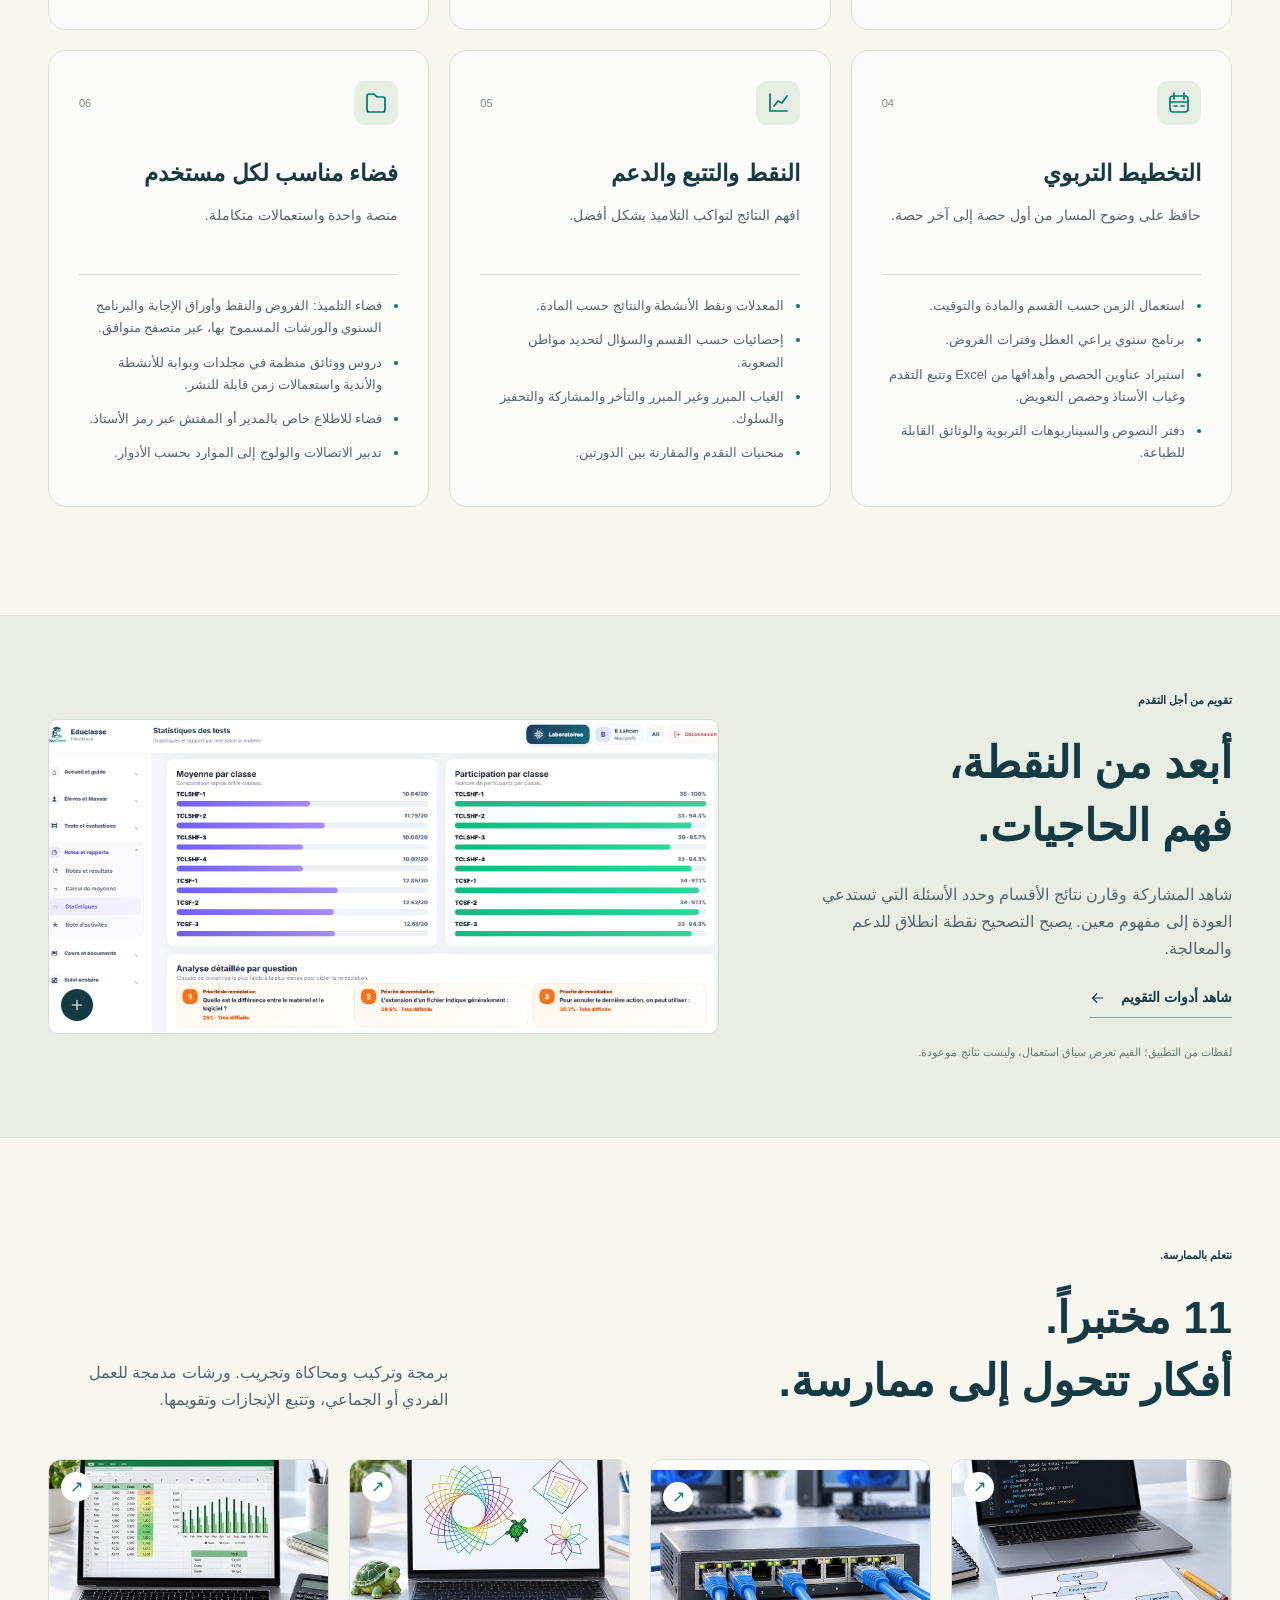
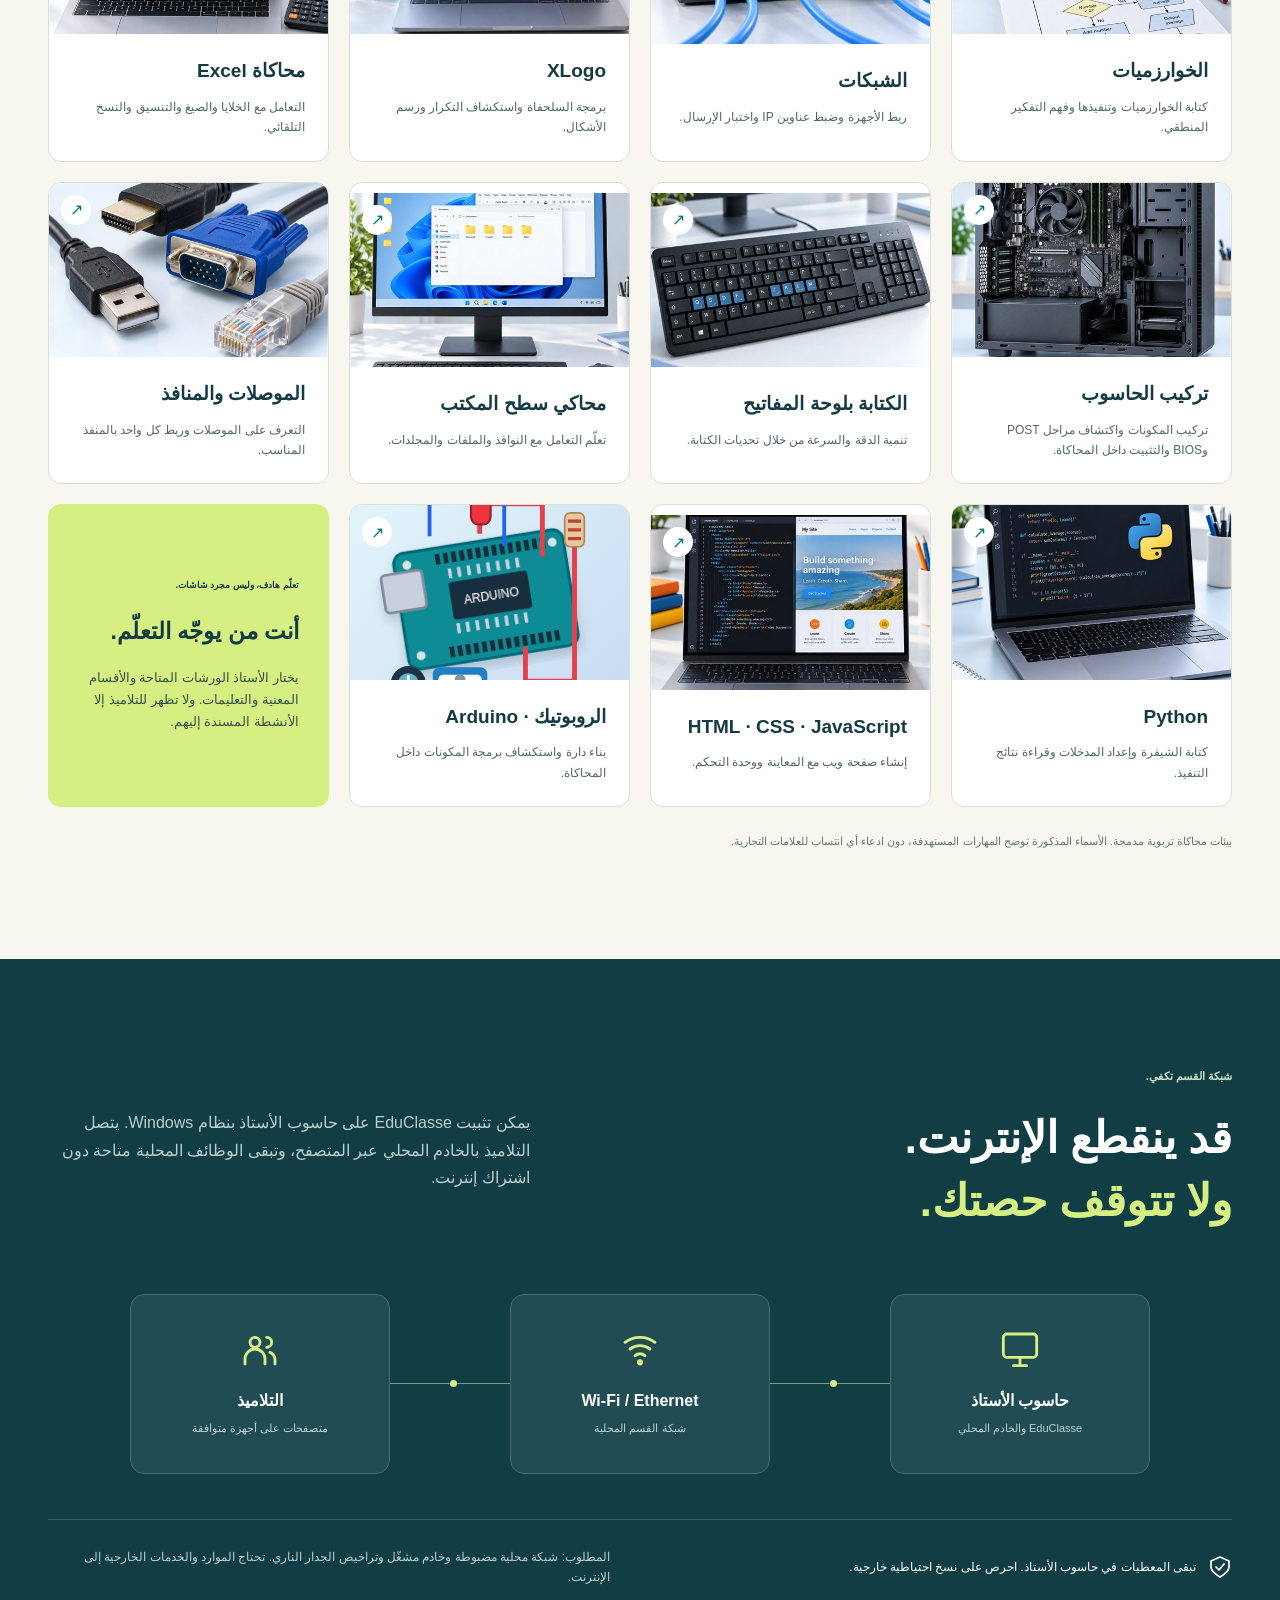
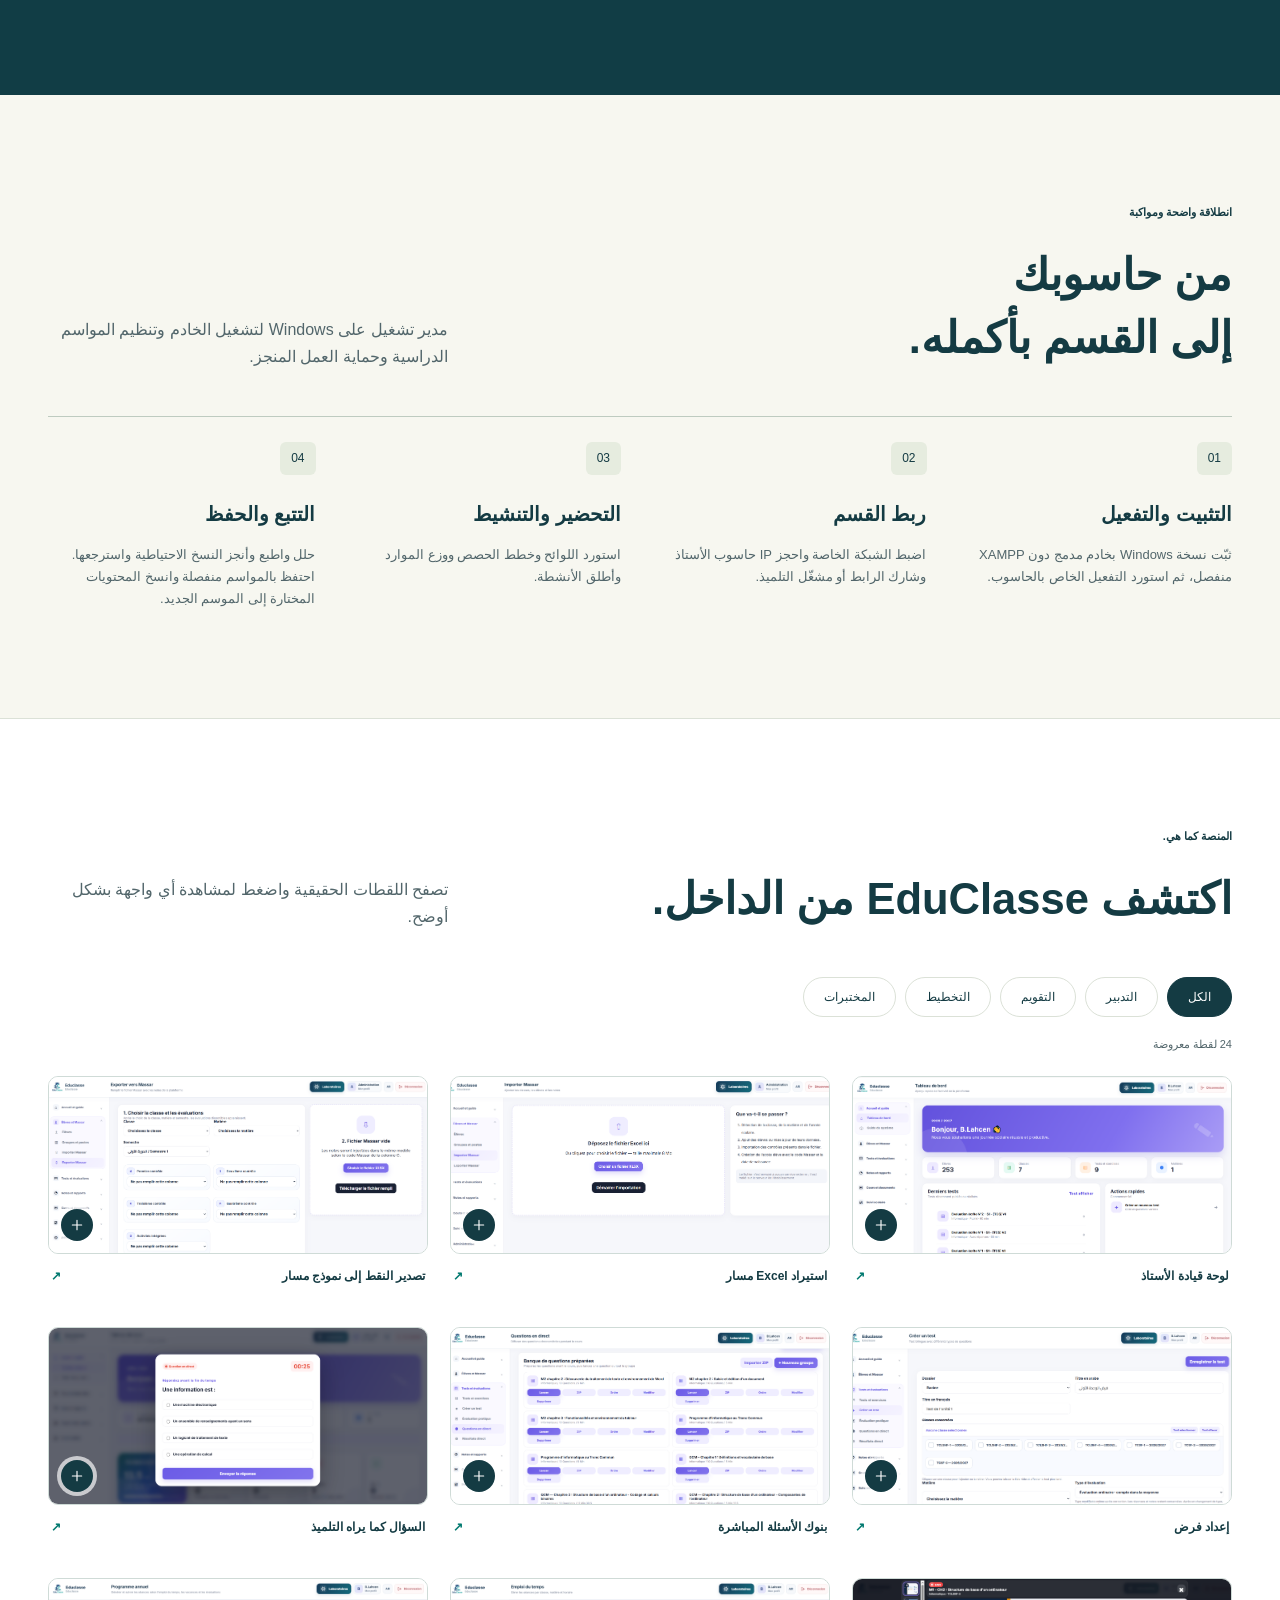
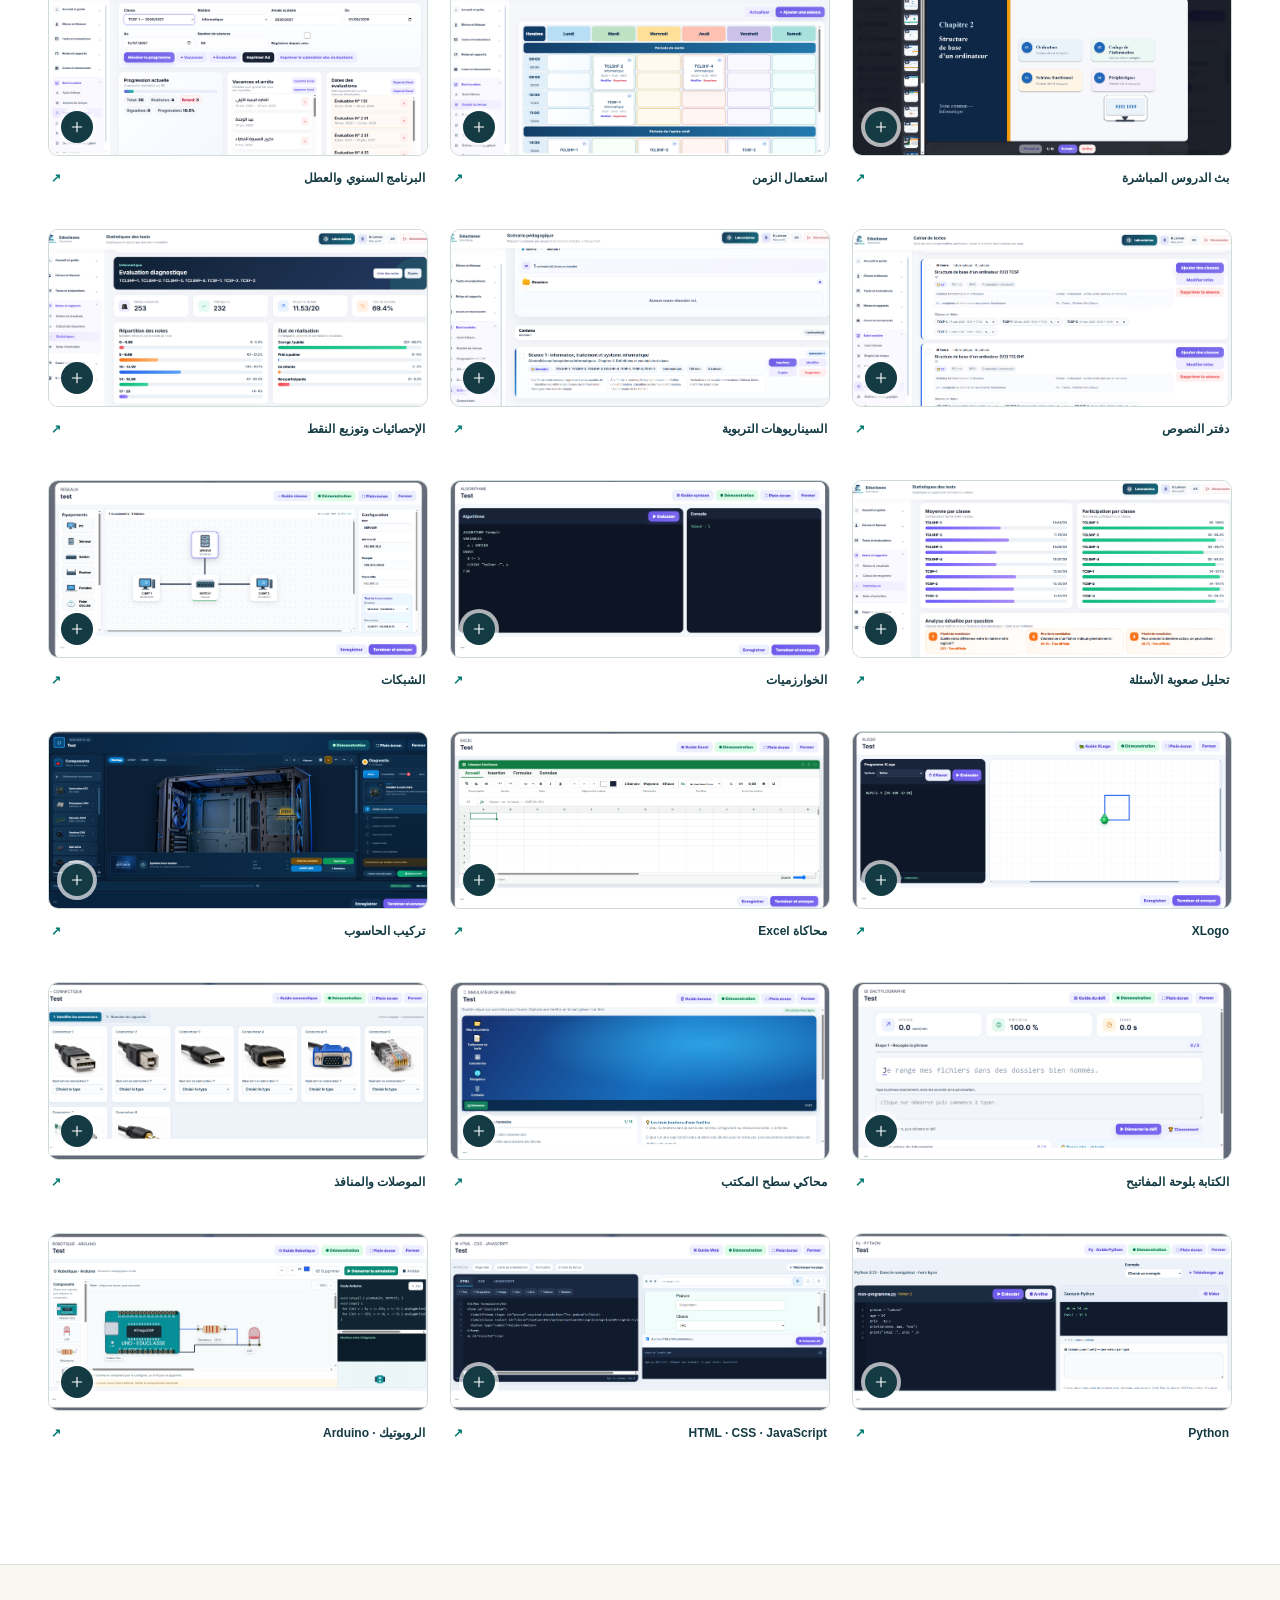
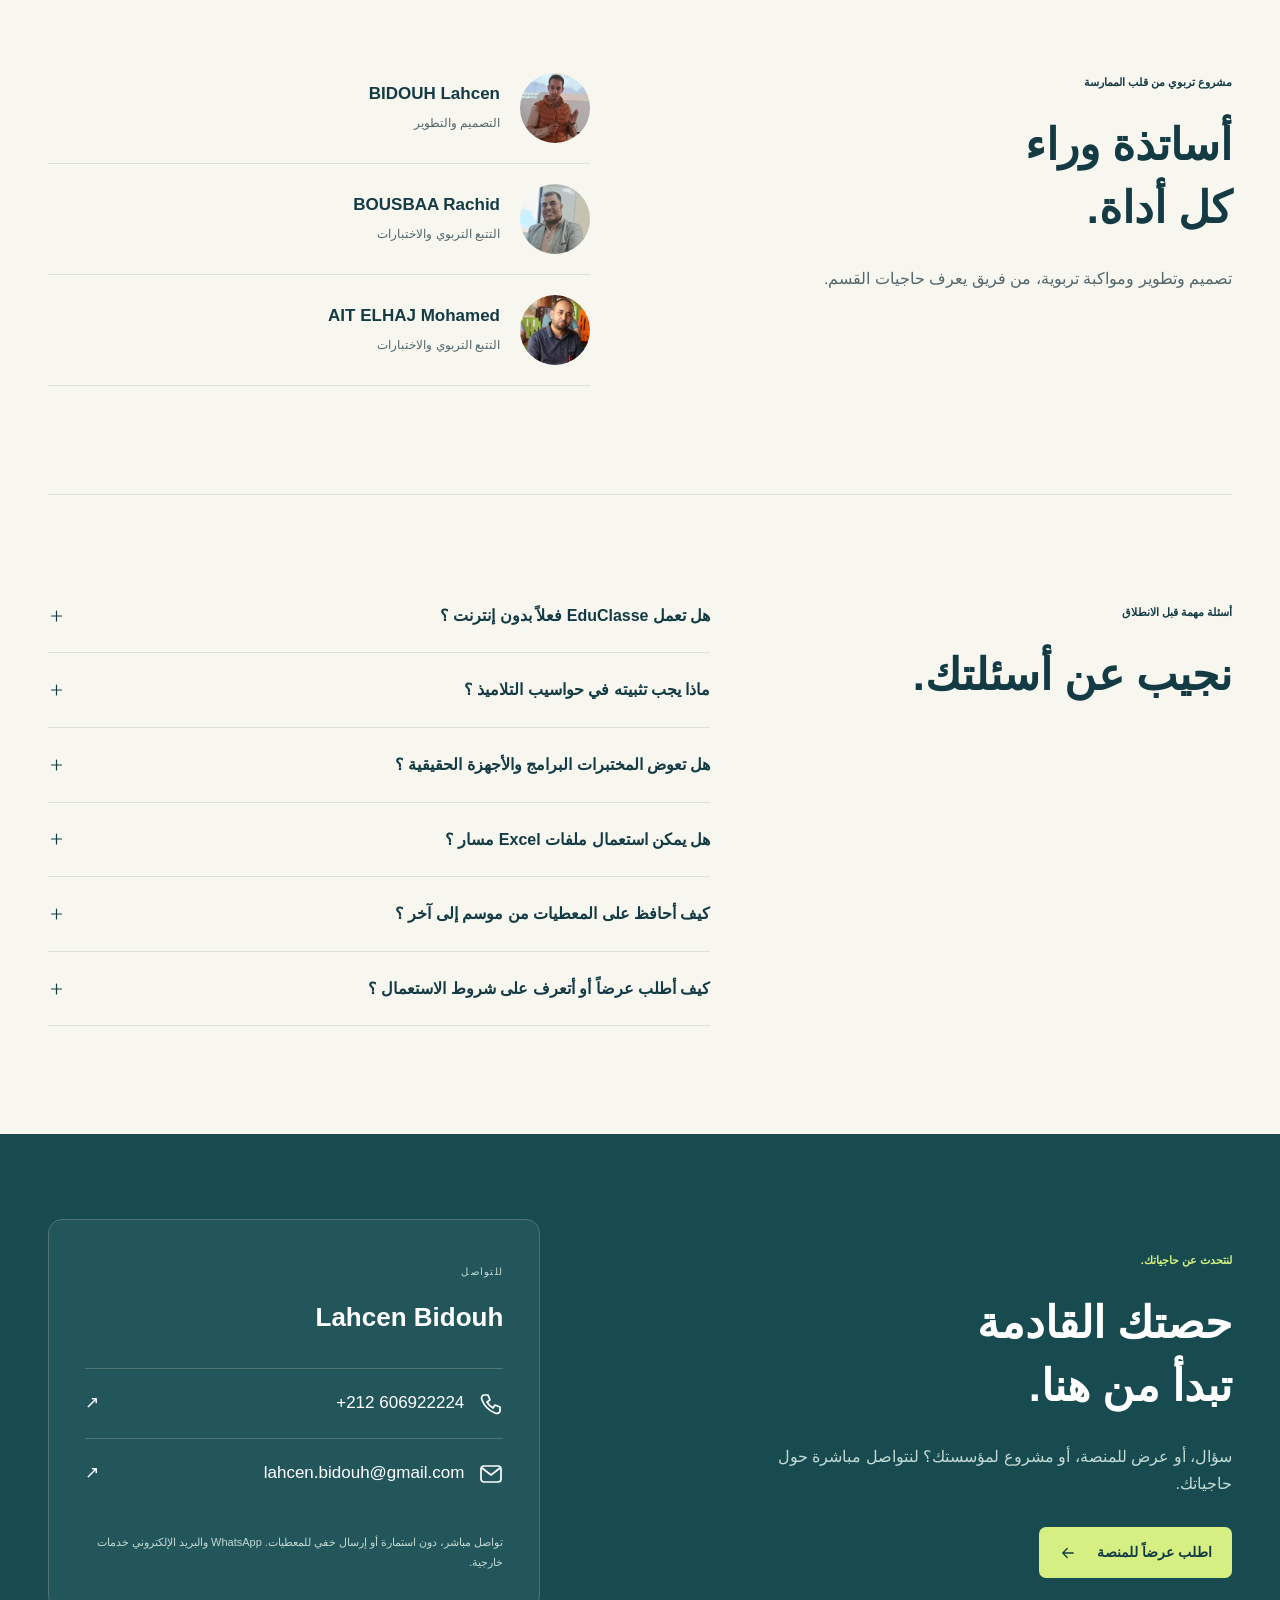
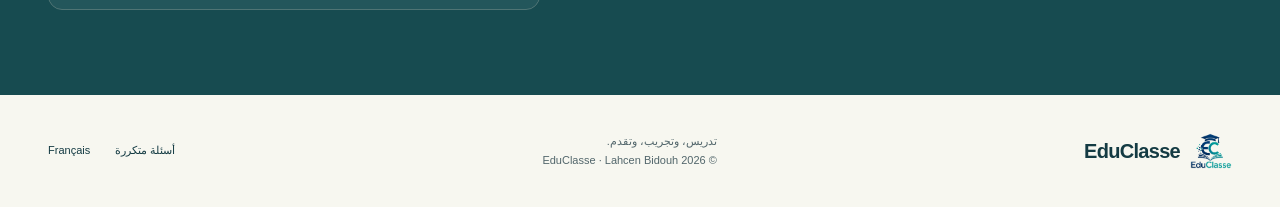
<file: ar/index.html>
<!doctype html><html lang="ar" dir="rtl"><head><meta charset="utf-8"><meta name="viewport" content="width=device-width,initial-scale=1"><title>EduClasse — التدريس والتقويم وتتبع التلاميذ بدون إنترنت</title><meta name="description" content="اكتشف EduClasse: منصة تربوية بالعربية والفرنسية تعمل عبر الشبكة المحلية بدون إنترنت. فروض وملفات Excel مسار و11 مختبراً والتخطيط وتتبع التلاميذ."><meta name="robots" content="index,follow,max-image-preview:large"><meta name="theme-color" content="#0d3b46"><meta name="author" content="Lahcen Bidouh"><meta property="og:type" content="website"><meta property="og:site_name" content="EduClasse"><meta property="og:title" content="EduClasse — التدريس والتقويم وتتبع التلاميذ بدون إنترنت"><meta property="og:description" content="اكتشف EduClasse: منصة تربوية بالعربية والفرنسية تعمل عبر الشبكة المحلية بدون إنترنت. فروض وملفات Excel مسار و11 مختبراً والتخطيط وتتبع التلاميذ."><meta property="og:locale" content="ar_MA"><meta property="og:locale:alternate" content="fr_MA"><meta property="og:image" content="../assets/social-card.png"><meta property="og:image:width" content="1200"><meta property="og:image:height" content="630"><meta property="og:image:alt" content="EduClasse — Enseigner et apprendre, même sans Internet"><meta name="twitter:card" content="summary_large_image"><meta name="twitter:title" content="EduClasse — التدريس والتقويم وتتبع التلاميذ بدون إنترنت"><meta name="twitter:description" content="اكتشف EduClasse: منصة تربوية بالعربية والفرنسية تعمل عبر الشبكة المحلية بدون إنترنت. فروض وملفات Excel مسار و11 مختبراً والتخطيط وتتبع التلاميذ."><meta name="twitter:image" content="../assets/social-card.png"><link rel="icon" type="image/png" href="../assets/logo.png"><link rel="stylesheet" href="../site.css"><script type="application/ld+json">[{"@context":"https://schema.org","@type":"SoftwareApplication","name":"EduClasse","applicationCategory":"EducationalApplication","operatingSystem":"Windows (serveur local), navigateur web (élèves)","inLanguage":["fr","ar"],"description":"اكتشف EduClasse: منصة تربوية بالعربية والفرنسية تعمل عبر الشبكة المحلية بدون إنترنت. فروض وملفات Excel مسار و11 مختبراً والتخطيط وتتبع التلاميذ.","creator":{"@type":"Person","name":"Lahcen Bidouh","email":"lahcen.bidouh@gmail.com","telephone":"+212 606922224"}},{"@context":"https://schema.org","@type":"FAQPage","mainEntity":[{"@type":"Question","name":"هل تعمل EduClasse فعلاً بدون إنترنت ؟","acceptedAnswer":{"@type":"Answer","text":"نعم بالنسبة للوظائف المحلية والمختبرات المرفقة: يستضيف حاسوب الأستاذ الخادم ويتصل به التلاميذ عبر شبكة القسم Wi-Fi أو Ethernet. الشبكة المحلية تبقى ضرورية؛ بدون إنترنت لا تعني بدون شبكة. الروابط والفيديوهات والخدمات الخارجية تحتاج إلى الإنترنت."}},{"@type":"Question","name":"ماذا يجب تثبيته في حواسيب التلاميذ ؟","acceptedAnswer":{"@type":"Answer","text":"يكفي متصفح للولوج إلى المنصة عبر الشبكة المحلية. ويمكن لمدير التشغيل على Windows إنشاء ملف exe صغير يفتح الرابط في المتصفح؛ ويعتمد هذا المشغّل على ‎.NET Framework. يبقى الخادم والمعطيات في حاسوب الأستاذ."}},{"@type":"Question","name":"هل تعوض المختبرات البرامج والأجهزة الحقيقية ؟","acceptedAnswer":{"@type":"Answer","text":"هي بيئات محاكاة تربوية مدمجة في EduClasse تساعد على التدريب وتقويم المهارات، وليست البرامج التجارية أو الأجهزة المادية التي تحاكيها."}},{"@type":"Question","name":"هل يمكن استعمال ملفات Excel مسار ؟","acceptedAnswer":{"@type":"Answer","text":"تتيح المنصة استيراد وتصدير ملفات Excel، خاصة لوائح التلاميذ والنقط. يتعلق الأمر بتبادل الملفات، ولا يعني اعتماداً رسمياً أو مزامنة تلقائية مع خدمة وزارية."}},{"@type":"Question","name":"كيف أحافظ على المعطيات من موسم إلى آخر ؟","acceptedAnswer":{"@type":"Answer","text":"يوفر مدير التشغيل على Windows النسخ الاحتياطي والاسترجاع والمواسم الدراسية المنفصلة ونسخ المحتويات بشكل انتقائي. احتفظ أيضاً بنسخة احتياطية على وسيط خارجي. تواصل مع المطور بخصوص شروط التفعيل والانتقال إلى حاسوب آخر."}},{"@type":"Question","name":"كيف أطلب عرضاً أو أتعرف على شروط الاستعمال ؟","acceptedAnswer":{"@type":"Answer","text":"تواصل مع لحسن بيدوح عبر الهاتف أو البريد الإلكتروني أو WhatsApp، مع توضيح المؤسسة والتجهيزات والحاجيات. لا تفترض هذه الصفحة أي تسعير أو التزام مسبق."}}]}]</script><script src="../site.js" defer></script></head><body><a class="skip" href="#main">انتقل إلى المحتوى</a>
 <header class="header"><a class="brand" href="../index.html" aria-label="EduClasse"><img src="../assets/logo.png" width="48" height="48" alt=""><span>EduClasse<small>الرقمي في خدمة القسم.</small></span></a><button class="menu-toggle" aria-controls="nav" aria-expanded="false" aria-label="فتح القائمة"><svg viewBox="0 0 24 24" fill="none" stroke="currentColor" stroke-width="1.7" stroke-linecap="round" stroke-linejoin="round" aria-hidden="true"><path d="M3 6h18M3 12h18M3 18h18"/></svg></button><nav id="nav" aria-label="القائمة الرئيسية"><a href="#features">المميزات</a><a href="#labs">المختبرات</a><a href="#offline">بدون إنترنت</a><a href="#gallery">بالصور</a><a class="language" href="../index.html" lang="fr" dir="auto">FR · Français</a><a class="nav-contact" href="#contact">لنتحدث عن قسمك<svg viewBox="0 0 24 24" fill="none" stroke="currentColor" stroke-width="1.7" stroke-linecap="round" stroke-linejoin="round" aria-hidden="true"><path d="M5 12h14m-6-6 6 6-6 6"/></svg></a></nav></header>
 <main id="main"><section class="hero container"><div class="hero-copy"><div class="eyebrow"><span class="status-dot"></span>من إبداع أساتذة، من أجل واقع القسم.</div><h1>قسمك متصل.<br><em>حتى بدون إنترنت.</em></h1><p class="intro">حضّر دروسك، حفّز مشاركة تلاميذك وتتبّع تقدمهم. منصة تربوية متكاملة تجمع أدواتك على الشبكة المحلية.</p><div class="hero-actions"><a class="button primary" href="https://wa.me/212606922224?text=%D8%A7%D9%84%D8%B3%D9%84%D8%A7%D9%85%20%D8%B9%D9%84%D9%8A%D9%83%D9%85%D8%8C%20%D8%A3%D9%88%D8%AF%20%D8%A7%D9%84%D8%AA%D8%B9%D8%B1%D9%81%20%D8%B9%D9%84%D9%89%20EduClasse%20%D9%88%D8%B7%D9%84%D8%A8%20%D8%B9%D8%B1%D8%B6%20%D9%84%D9%84%D9%85%D9%86%D8%B5%D8%A9." target="_blank" rel="noopener noreferrer">اكتشف EduClasse<svg viewBox="0 0 24 24" fill="none" stroke="currentColor" stroke-width="1.7" stroke-linecap="round" stroke-linejoin="round" aria-hidden="true"><path d="M5 12h14m-6-6 6 6-6 6"/></svg></a><a class="button secondary" href="#gallery">استكشف المنصة<span>↘</span></a></div><div class="hero-foot"><svg viewBox="0 0 24 24" fill="none" stroke="currentColor" stroke-width="1.7" stroke-linecap="round" stroke-linejoin="round" aria-hidden="true"><path d="M3 8a15 15 0 0 1 18 0M6 12a10 10 0 0 1 12 0m-9 4a5 5 0 0 1 6 0"/><circle cx="12" cy="20" r="1"/></svg><span>شبكة محلية Wi-Fi أو Ethernet، دون اتصال إجباري بالإنترنت.</span></div></div><div class="hero-visual"><div class="app-frame"><div class="frame-bar"><span class="window-dots">● ● ●</span><span>EduClasse / فضاء الأستاذ</span><span class="frame-live"><i></i>محلي</span></div><img class="hero-screen" src="../assets/screens/3.PNG" alt="لقطة حقيقية للوحة قيادة الأستاذ في EduClasse" width="1900" height="890" fetchpriority="high"></div><div class="floating-note"><svg viewBox="0 0 24 24" fill="none" stroke="currentColor" stroke-width="1.7" stroke-linecap="round" stroke-linejoin="round" aria-hidden="true"><path d="m12 2 9 4v6c0 5-9 10-9 10S3 17 3 12V6zM8 12l3 3 5-6"/></svg><div><strong>قسمك، ومعطياتك.</strong><span>مستضافة في حاسوب الأستاذ.</span></div></div><div class="visual-caption"><span>01 / لمحة عن يومك الدراسي</span><span>FR / AR</span></div></div></section>
 <div class="promise-strip"><div class="container promises"><span><svg viewBox="0 0 24 24" fill="none" stroke="currentColor" stroke-width="1.7" stroke-linecap="round" stroke-linejoin="round" aria-hidden="true"><rect x="2" y="3" width="20" height="14" rx="2"/><path d="M8 22h8m-4-5v5"/></svg>متصفح عند التلميذ</span><span><svg viewBox="0 0 24 24" fill="none" stroke="currentColor" stroke-width="1.7" stroke-linecap="round" stroke-linejoin="round" aria-hidden="true"><circle cx="9" cy="8" r="3"/><path d="M3 21v-3a6 6 0 0 1 12 0v3m1-16a3 3 0 0 1 0 6m2 3a5 5 0 0 1 3 4v3"/></svg>فردياً أو في مجموعة</span><span><svg viewBox="0 0 24 24" fill="none" stroke="currentColor" stroke-width="1.7" stroke-linecap="round" stroke-linejoin="round" aria-hidden="true"><path d="M3 7V5a2 2 0 0 1 2-2h5l3 3h6a2 2 0 0 1 2 2v11a2 2 0 0 1-2 2H5a2 2 0 0 1-2-2z"/></svg>الدروس والتقويم والتتبع معاً</span><span><svg viewBox="0 0 24 24" fill="none" stroke="currentColor" stroke-width="1.7" stroke-linecap="round" stroke-linejoin="round" aria-hidden="true"><rect x="4" y="3" width="16" height="18" rx="3"/><path d="m8 12 3 3 5-6"/></svg>واجهات بالفرنسية والعربية</span></div></div>
 <section id="features" class="section container"><div class="section-heading"><div><span class="eyebrow">أدوات أقل تشتتاً، وتعلّم أكثر وضوحاً.</span><h2>كل مسار القسم.<br>من نقطة انطلاق واحدة.</h2></div><p>من لائحة مسار إلى حصيلة نهاية الدورة، تجد الأدوات التي تواكب عملك اليومي فعلاً.</p></div><div class="module-grid"><article class="module"><div class="module-top"><span class="module-icon"><svg viewBox="0 0 24 24" fill="none" stroke="currentColor" stroke-width="1.7" stroke-linecap="round" stroke-linejoin="round" aria-hidden="true"><circle cx="9" cy="8" r="3"/><path d="M3 21v-3a6 6 0 0 1 12 0v3m1-16a3 3 0 0 1 0 6m2 3a5 5 0 0 1 3 4v3"/></svg></span><span class="module-number">01</span></div><h3>التلاميذ والأقسام ومسار</h3><p>لوائح منظمة منذ اليوم الأول.</p><ul><li>استيراد وتصدير ملفات Excel الخاصة بمسار، وتدبير الأقسام والمواد والأرقام الترتيبية.</li><li>مجموعات ومحطات معلوماتية، مع مقترحات التلاميذ التي يصادق عليها الأستاذ.</li><li>لوائح أقسام A4 قابلة للتخصيص: الأعمدة والفروض والمعدلات والغياب.</li></ul></article><article class="module"><div class="module-top"><span class="module-icon"><svg viewBox="0 0 24 24" fill="none" stroke="currentColor" stroke-width="1.7" stroke-linecap="round" stroke-linejoin="round" aria-hidden="true"><rect x="4" y="3" width="16" height="18" rx="3"/><path d="m8 12 3 3 5-6"/></svg></span><span class="module-number">02</span></div><h3>الفروض والتقويم</h3><p>حضّر الفروض وأجرها وصححها في نفس الفضاء.</p><ul><li>أسئلة متنوعة ومواضيع باللغتين ومجلدات متداخلة وإسناد الفرض إلى عدة أقسام.</li><li>تقويم تشخيصي مستقل عن الفروض المحتسبة في المعدل.</li><li>تتبع إجراء الفروض وتصحيح الأسئلة المفتوحة ونشر النقط وطباعة أوراق الإجابة.</li><li>شبكات التقويم التطبيقي وسلم التنقيط وحساب المجاميع.</li></ul></article><article class="module"><div class="module-top"><span class="module-icon"><svg viewBox="0 0 24 24" fill="none" stroke="currentColor" stroke-width="1.7" stroke-linecap="round" stroke-linejoin="round" aria-hidden="true"><path d="m13 2-9 12h7l-1 8 10-12h-7z"/></svg></span><span class="module-number">03</span></div><h3>قسم يتفاعل</h3><p>حوّل كل سؤال إلى فرصة للتعلّم.</p><ul><li>بنوك أسئلة وحصص محددة بالوقت واستقبال الأجوبة بشكل مباشر.</li><li>مشاركة فردية أو حسب المجموعة والمحطة باختيار الأستاذ.</li><li>نتائج وترتيب يمكن إظهاره للتلاميذ وأنشطة على شكل تحديات.</li><li>دروس مباشرة وعروض شرائح يتحكم فيها الأستاذ ومشاركة الشاشة حسب المتصفح والإعدادات.</li></ul></article><article class="module"><div class="module-top"><span class="module-icon"><svg viewBox="0 0 24 24" fill="none" stroke="currentColor" stroke-width="1.7" stroke-linecap="round" stroke-linejoin="round" aria-hidden="true"><rect x="3" y="5" width="18" height="16" rx="3"/><path d="M7 2v6m10-6v6M3 11h18m-14 4h3m4 0h3"/></svg></span><span class="module-number">04</span></div><h3>التخطيط التربوي</h3><p>حافظ على وضوح المسار من أول حصة إلى آخر حصة.</p><ul><li>استعمال الزمن حسب القسم والمادة والتوقيت.</li><li>برنامج سنوي يراعي العطل وفترات الفروض.</li><li>استيراد عناوين الحصص وأهدافها من Excel وتتبع التقدم وغياب الأستاذ وحصص التعويض.</li><li>دفتر النصوص والسيناريوهات التربوية والوثائق القابلة للطباعة.</li></ul></article><article class="module"><div class="module-top"><span class="module-icon"><svg viewBox="0 0 24 24" fill="none" stroke="currentColor" stroke-width="1.7" stroke-linecap="round" stroke-linejoin="round" aria-hidden="true"><path d="M4 3v17h17M8 15l4-5 4 2 5-7"/></svg></span><span class="module-number">05</span></div><h3>النقط والتتبع والدعم</h3><p>افهم النتائج لتواكب التلاميذ بشكل أفضل.</p><ul><li>المعدلات ونقط الأنشطة والنتائج حسب المادة.</li><li>إحصائيات حسب القسم والسؤال لتحديد مواطن الصعوبة.</li><li>الغياب المبرر وغير المبرر والتأخر والمشاركة والتحفيز والسلوك.</li><li>منحنيات التقدم والمقارنة بين الدورتين.</li></ul></article><article class="module"><div class="module-top"><span class="module-icon"><svg viewBox="0 0 24 24" fill="none" stroke="currentColor" stroke-width="1.7" stroke-linecap="round" stroke-linejoin="round" aria-hidden="true"><path d="M3 7V5a2 2 0 0 1 2-2h5l3 3h6a2 2 0 0 1 2 2v11a2 2 0 0 1-2 2H5a2 2 0 0 1-2-2z"/></svg></span><span class="module-number">06</span></div><h3>فضاء مناسب لكل مستخدم</h3><p>منصة واحدة واستعمالات متكاملة.</p><ul><li>فضاء التلميذ: الفروض والنقط وأوراق الإجابة والبرنامج السنوي والورشات المسموح بها، عبر متصفح متوافق.</li><li>دروس ووثائق منظمة في مجلدات وبوابة للأنشطة والأندية واستعمالات زمن قابلة للنشر.</li><li>فضاء للاطلاع خاص بالمدير أو المفتش عبر رمز الأستاذ.</li><li>تدبير الاتصالات والولوج إلى الموارد بحسب الأدوار.</li></ul></article></div></section>
 <section class="focus-section"><div class="container focus-grid"><div><span class="eyebrow">تقويم من أجل التقدم</span><h2>أبعد من النقطة،<br>فهم الحاجيات.</h2><p>شاهد المشاركة وقارن نتائج الأقسام وحدد الأسئلة التي تستدعي العودة إلى مفهوم معين. يصبح التصحيح نقطة انطلاق للدعم والمعالجة.</p><a class="text-link" href="#gallery">شاهد أدوات التقويم<svg viewBox="0 0 24 24" fill="none" stroke="currentColor" stroke-width="1.7" stroke-linecap="round" stroke-linejoin="round" aria-hidden="true"><path d="M5 12h14m-6-6 6 6-6 6"/></svg></a><span class="caption">لقطات من التطبيق؛ القيم تعرض سياق استعمال، وليست نتائج موعودة.</span></div><div class="focus-image"><button class="shot " data-image="../assets/screens/43.PNG" data-caption="مقارنة الأقسام وأولويات الدعم" aria-label="تكبير: مقارنة الأقسام وأولويات الدعم"><img src="../assets/screens/43.PNG" alt="مقارنة الأقسام وأولويات الدعم" loading="lazy" width="1900" height="890"><span class="zoom"><svg viewBox="0 0 24 24" fill="none" stroke="currentColor" stroke-width="1.7" stroke-linecap="round" stroke-linejoin="round" aria-hidden="true"><path d="M12 5v14M5 12h14"/></svg></span></button></div></div></section>
 <section id="labs" class="section container"><div class="section-heading"><div><span class="eyebrow">نتعلم بالممارسة.</span><h2>11 مختبراً.<br>أفكار تتحول إلى ممارسة.</h2></div><p>برمجة وتركيب ومحاكاة وتجريب. ورشات مدمجة للعمل الفردي أو الجماعي، وتتبع الإنجازات وتقويمها.</p></div><div class="lab-grid"><button class="lab-card" data-image="../assets/screens/30.PNG" data-caption="الخوارزميات"><div class="lab-photo"><img src="../assets/labs/algorithm.jpg" alt="" loading="lazy" width="480" height="300"><span>↗</span></div><div class="lab-info"><h3>الخوارزميات</h3><p>كتابة الخوارزميات وتنفيذها وفهم التفكير المنطقي.</p></div></button><button class="lab-card" data-image="../assets/screens/29.PNG" data-caption="الشبكات"><div class="lab-photo"><img src="../assets/labs/network.jpg" alt="" loading="lazy" width="480" height="300"><span>↗</span></div><div class="lab-info"><h3>الشبكات</h3><p>ربط الأجهزة وضبط عناوين IP واختبار الإرسال.</p></div></button><button class="lab-card" data-image="../assets/screens/31.PNG" data-caption="XLogo"><div class="lab-photo"><img src="../assets/labs/logo.jpg" alt="" loading="lazy" width="480" height="300"><span>↗</span></div><div class="lab-info"><h3>XLogo</h3><p>برمجة السلحفاة واستكشاف التكرار ورسم الأشكال.</p></div></button><button class="lab-card" data-image="../assets/screens/32.PNG" data-caption="محاكاة Excel"><div class="lab-photo"><img src="../assets/labs/excel.jpg" alt="" loading="lazy" width="480" height="300"><span>↗</span></div><div class="lab-info"><h3>محاكاة Excel</h3><p>التعامل مع الخلايا والصيغ والتنسيق والنسخ التلقائي.</p></div></button><button class="lab-card" data-image="../assets/screens/33.PNG" data-caption="تركيب الحاسوب"><div class="lab-photo"><img src="../assets/labs/computer.jpg" alt="" loading="lazy" width="480" height="300"><span>↗</span></div><div class="lab-info"><h3>تركيب الحاسوب</h3><p>تركيب المكونات واكتشاف مراحل POST وBIOS والتثبيت داخل المحاكاة.</p></div></button><button class="lab-card" data-image="../assets/screens/34.PNG" data-caption="الكتابة بلوحة المفاتيح"><div class="lab-photo"><img src="../assets/labs/typing.jpg" alt="" loading="lazy" width="480" height="300"><span>↗</span></div><div class="lab-info"><h3>الكتابة بلوحة المفاتيح</h3><p>تنمية الدقة والسرعة من خلال تحديات الكتابة.</p></div></button><button class="lab-card" data-image="../assets/screens/35.PNG" data-caption="محاكي سطح المكتب"><div class="lab-photo"><img src="../assets/labs/desktop.jpg" alt="" loading="lazy" width="480" height="300"><span>↗</span></div><div class="lab-info"><h3>محاكي سطح المكتب</h3><p>تعلّم التعامل مع النوافذ والملفات والمجلدات.</p></div></button><button class="lab-card" data-image="../assets/screens/36.PNG" data-caption="الموصلات والمنافذ"><div class="lab-photo"><img src="../assets/labs/connectors.jpg" alt="" loading="lazy" width="480" height="300"><span>↗</span></div><div class="lab-info"><h3>الموصلات والمنافذ</h3><p>التعرف على الموصلات وربط كل واحد بالمنفذ المناسب.</p></div></button><button class="lab-card" data-image="../assets/screens/37.PNG" data-caption="Python"><div class="lab-photo"><img src="../assets/labs/python.jpg" alt="" loading="lazy" width="480" height="300"><span>↗</span></div><div class="lab-info"><h3>Python</h3><p>كتابة الشيفرة وإعداد المدخلات وقراءة نتائج التنفيذ.</p></div></button><button class="lab-card" data-image="../assets/screens/38.PNG" data-caption="HTML · CSS · JavaScript"><div class="lab-photo"><img src="../assets/labs/web.jpg" alt="" loading="lazy" width="480" height="300"><span>↗</span></div><div class="lab-info"><h3>HTML · CSS · JavaScript</h3><p>إنشاء صفحة ويب مع المعاينة ووحدة التحكم.</p></div></button><button class="lab-card" data-image="../assets/screens/39.PNG" data-caption="الروبوتيك · Arduino"><div class="lab-photo"><img src="../assets/labs/robotics.svg" alt="" loading="lazy" width="480" height="300"><span>↗</span></div><div class="lab-info"><h3>الروبوتيك · Arduino</h3><p>بناء دارة واستكشاف برمجة المكونات داخل المحاكاة.</p></div></button><div class="lab-note"><span class="eyebrow">تعلّم هادف، وليس مجرد شاشات.</span><h3>أنت من يوجّه التعلّم.</h3><p>يختار الأستاذ الورشات المتاحة والأقسام المعنية والتعليمات. ولا تظهر للتلاميذ إلا الأنشطة المسندة إليهم.</p></div></div><p class="caption">بيئات محاكاة تربوية مدمجة. الأسماء المذكورة توضح المهارات المستهدفة، دون ادعاء أي انتساب للعلامات التجارية.</p></section>
 <section id="offline" class="offline section"><div class="container"><div class="offline-top"><div><span class="eyebrow">شبكة القسم تكفي.</span><h2>قد ينقطع الإنترنت.<br><em>ولا تتوقف حصتك.</em></h2></div><p>يمكن تثبيت EduClasse على حاسوب الأستاذ بنظام Windows. يتصل التلاميذ بالخادم المحلي عبر المتصفح، وتبقى الوظائف المحلية متاحة دون اشتراك إنترنت.</p></div><div class="network-diagram" aria-label="حاسوب الأستاذ متصل بالشبكة المحلية ثم أجهزة التلاميذ"><div class="network-node teacher"><svg viewBox="0 0 24 24" fill="none" stroke="currentColor" stroke-width="1.7" stroke-linecap="round" stroke-linejoin="round" aria-hidden="true"><rect x="2" y="3" width="20" height="14" rx="2"/><path d="M8 22h8m-4-5v5"/></svg><strong>حاسوب الأستاذ</strong><span>EduClasse والخادم المحلي</span></div><span class="network-wire" aria-hidden="true"></span><div class="network-node router"><svg viewBox="0 0 24 24" fill="none" stroke="currentColor" stroke-width="1.7" stroke-linecap="round" stroke-linejoin="round" aria-hidden="true"><path d="M3 8a15 15 0 0 1 18 0M6 12a10 10 0 0 1 12 0m-9 4a5 5 0 0 1 6 0"/><circle cx="12" cy="20" r="1"/></svg><strong>Wi-Fi / Ethernet</strong><span>شبكة القسم المحلية</span></div><span class="network-wire" aria-hidden="true"></span><div class="network-node pupils"><svg viewBox="0 0 24 24" fill="none" stroke="currentColor" stroke-width="1.7" stroke-linecap="round" stroke-linejoin="round" aria-hidden="true"><circle cx="9" cy="8" r="3"/><path d="M3 21v-3a6 6 0 0 1 12 0v3m1-16a3 3 0 0 1 0 6m2 3a5 5 0 0 1 3 4v3"/></svg><strong>التلاميذ</strong><span>متصفحات على أجهزة متوافقة</span></div></div><div class="offline-bottom"><p><svg viewBox="0 0 24 24" fill="none" stroke="currentColor" stroke-width="1.7" stroke-linecap="round" stroke-linejoin="round" aria-hidden="true"><path d="m12 2 9 4v6c0 5-9 10-9 10S3 17 3 12V6zM8 12l3 3 5-6"/></svg>تبقى المعطيات في حاسوب الأستاذ. احرص على نسخ احتياطية خارجية.</p><p>المطلوب: شبكة محلية مضبوطة وخادم مشغّل وتراخيص الجدار الناري. تحتاج الموارد والخدمات الخارجية إلى الإنترنت.</p></div></div></section>
 <section class="section container workflow"><div class="section-heading"><div><span class="eyebrow">انطلاقة واضحة ومواكبة</span><h2>من حاسوبك<br>إلى القسم بأكمله.</h2></div><p>مدير تشغيل على Windows لتشغيل الخادم وتنظيم المواسم الدراسية وحماية العمل المنجز.</p></div><div class="steps"><article><span class="step-num">01</span><h3>التثبيت والتفعيل</h3><p>ثبّت نسخة Windows بخادم مدمج دون XAMPP منفصل، ثم استورد التفعيل الخاص بالحاسوب.</p></article><article><span class="step-num">02</span><h3>ربط القسم</h3><p>اضبط الشبكة الخاصة واحجز IP حاسوب الأستاذ وشارك الرابط أو مشغّل التلميذ.</p></article><article><span class="step-num">03</span><h3>التحضير والتنشيط</h3><p>استورد اللوائح وخطط الحصص ووزع الموارد وأطلق الأنشطة.</p></article><article><span class="step-num">04</span><h3>التتبع والحفظ</h3><p>حلل واطبع وأنجز النسخ الاحتياطية واسترجعها. احتفظ بالمواسم منفصلة وانسخ المحتويات المختارة إلى الموسم الجديد.</p></article></div></section>
 <section id="gallery" class="section gallery-section"><div class="container"><div class="section-heading"><div><span class="eyebrow">المنصة كما هي.</span><h2>اكتشف EduClasse من الداخل.</h2></div><p>تصفح اللقطات الحقيقية واضغط لمشاهدة أي واجهة بشكل أوضح.</p></div><div class="filters" role="group" aria-label="تصفية الصور"><button data-filter="all" aria-pressed="true">الكل</button><button data-filter="pilotage" aria-pressed="false">التدبير</button><button data-filter="evaluation" aria-pressed="false">التقويم</button><button data-filter="planning" aria-pressed="false">التخطيط</button><button data-filter="labs" aria-pressed="false">المختبرات</button></div><p class="gallery-status" role="status" data-count-label="لقطة معروضة"></p><div class="gallery-grid"><figure data-category="pilotage"><button class="shot " data-image="../assets/screens/3.PNG" data-caption="لوحة قيادة الأستاذ" aria-label="تكبير: لوحة قيادة الأستاذ"><img src="../assets/screens/3.PNG" alt="لوحة قيادة الأستاذ" loading="lazy" width="1900" height="890"><span class="zoom"><svg viewBox="0 0 24 24" fill="none" stroke="currentColor" stroke-width="1.7" stroke-linecap="round" stroke-linejoin="round" aria-hidden="true"><path d="M12 5v14M5 12h14"/></svg></span></button><figcaption>لوحة قيادة الأستاذ<span>↗</span></figcaption></figure><figure data-category="pilotage"><button class="shot " data-image="../assets/screens/9.PNG" data-caption="استيراد Excel مسار" aria-label="تكبير: استيراد Excel مسار"><img src="../assets/screens/9.PNG" alt="استيراد Excel مسار" loading="lazy" width="1900" height="890"><span class="zoom"><svg viewBox="0 0 24 24" fill="none" stroke="currentColor" stroke-width="1.7" stroke-linecap="round" stroke-linejoin="round" aria-hidden="true"><path d="M12 5v14M5 12h14"/></svg></span></button><figcaption>استيراد Excel مسار<span>↗</span></figcaption></figure><figure data-category="pilotage"><button class="shot " data-image="../assets/screens/10.PNG" data-caption="تصدير النقط إلى نموذج مسار" aria-label="تكبير: تصدير النقط إلى نموذج مسار"><img src="../assets/screens/10.PNG" alt="تصدير النقط إلى نموذج مسار" loading="lazy" width="1900" height="890"><span class="zoom"><svg viewBox="0 0 24 24" fill="none" stroke="currentColor" stroke-width="1.7" stroke-linecap="round" stroke-linejoin="round" aria-hidden="true"><path d="M12 5v14M5 12h14"/></svg></span></button><figcaption>تصدير النقط إلى نموذج مسار<span>↗</span></figcaption></figure><figure data-category="evaluation"><button class="shot " data-image="../assets/screens/12.PNG" data-caption="إعداد فرض" aria-label="تكبير: إعداد فرض"><img src="../assets/screens/12.PNG" alt="إعداد فرض" loading="lazy" width="1900" height="890"><span class="zoom"><svg viewBox="0 0 24 24" fill="none" stroke="currentColor" stroke-width="1.7" stroke-linecap="round" stroke-linejoin="round" aria-hidden="true"><path d="M12 5v14M5 12h14"/></svg></span></button><figcaption>إعداد فرض<span>↗</span></figcaption></figure><figure data-category="evaluation"><button class="shot " data-image="../assets/screens/14.PNG" data-caption="بنوك الأسئلة المباشرة" aria-label="تكبير: بنوك الأسئلة المباشرة"><img src="../assets/screens/14.PNG" alt="بنوك الأسئلة المباشرة" loading="lazy" width="1900" height="890"><span class="zoom"><svg viewBox="0 0 24 24" fill="none" stroke="currentColor" stroke-width="1.7" stroke-linecap="round" stroke-linejoin="round" aria-hidden="true"><path d="M12 5v14M5 12h14"/></svg></span></button><figcaption>بنوك الأسئلة المباشرة<span>↗</span></figcaption></figure><figure data-category="evaluation"><button class="shot " data-image="../assets/screens/15.PNG" data-caption="السؤال كما يراه التلميذ" aria-label="تكبير: السؤال كما يراه التلميذ"><img src="../assets/screens/15.PNG" alt="السؤال كما يراه التلميذ" loading="lazy" width="1900" height="890"><span class="zoom"><svg viewBox="0 0 24 24" fill="none" stroke="currentColor" stroke-width="1.7" stroke-linecap="round" stroke-linejoin="round" aria-hidden="true"><path d="M12 5v14M5 12h14"/></svg></span></button><figcaption>السؤال كما يراه التلميذ<span>↗</span></figcaption></figure><figure data-category="evaluation"><button class="shot " data-image="../assets/screens/17.PNG" data-caption="بث الدروس المباشرة" aria-label="تكبير: بث الدروس المباشرة"><img src="../assets/screens/17.PNG" alt="بث الدروس المباشرة" loading="lazy" width="1900" height="890"><span class="zoom"><svg viewBox="0 0 24 24" fill="none" stroke="currentColor" stroke-width="1.7" stroke-linecap="round" stroke-linejoin="round" aria-hidden="true"><path d="M12 5v14M5 12h14"/></svg></span></button><figcaption>بث الدروس المباشرة<span>↗</span></figcaption></figure><figure data-category="planning"><button class="shot " data-image="../assets/screens/18.PNG" data-caption="استعمال الزمن" aria-label="تكبير: استعمال الزمن"><img src="../assets/screens/18.PNG" alt="استعمال الزمن" loading="lazy" width="1900" height="890"><span class="zoom"><svg viewBox="0 0 24 24" fill="none" stroke="currentColor" stroke-width="1.7" stroke-linecap="round" stroke-linejoin="round" aria-hidden="true"><path d="M12 5v14M5 12h14"/></svg></span></button><figcaption>استعمال الزمن<span>↗</span></figcaption></figure><figure data-category="planning"><button class="shot " data-image="../assets/screens/19.PNG" data-caption="البرنامج السنوي والعطل" aria-label="تكبير: البرنامج السنوي والعطل"><img src="../assets/screens/19.PNG" alt="البرنامج السنوي والعطل" loading="lazy" width="1900" height="890"><span class="zoom"><svg viewBox="0 0 24 24" fill="none" stroke="currentColor" stroke-width="1.7" stroke-linecap="round" stroke-linejoin="round" aria-hidden="true"><path d="M12 5v14M5 12h14"/></svg></span></button><figcaption>البرنامج السنوي والعطل<span>↗</span></figcaption></figure><figure data-category="planning"><button class="shot " data-image="../assets/screens/22.PNG" data-caption="دفتر النصوص" aria-label="تكبير: دفتر النصوص"><img src="../assets/screens/22.PNG" alt="دفتر النصوص" loading="lazy" width="1900" height="890"><span class="zoom"><svg viewBox="0 0 24 24" fill="none" stroke="currentColor" stroke-width="1.7" stroke-linecap="round" stroke-linejoin="round" aria-hidden="true"><path d="M12 5v14M5 12h14"/></svg></span></button><figcaption>دفتر النصوص<span>↗</span></figcaption></figure><figure data-category="planning"><button class="shot " data-image="../assets/screens/24.PNG" data-caption="السيناريوهات التربوية" aria-label="تكبير: السيناريوهات التربوية"><img src="../assets/screens/24.PNG" alt="السيناريوهات التربوية" loading="lazy" width="1900" height="890"><span class="zoom"><svg viewBox="0 0 24 24" fill="none" stroke="currentColor" stroke-width="1.7" stroke-linecap="round" stroke-linejoin="round" aria-hidden="true"><path d="M12 5v14M5 12h14"/></svg></span></button><figcaption>السيناريوهات التربوية<span>↗</span></figcaption></figure><figure data-category="evaluation"><button class="shot " data-image="../assets/screens/42.PNG" data-caption="الإحصائيات وتوزيع النقط" aria-label="تكبير: الإحصائيات وتوزيع النقط"><img src="../assets/screens/42.PNG" alt="الإحصائيات وتوزيع النقط" loading="lazy" width="1900" height="890"><span class="zoom"><svg viewBox="0 0 24 24" fill="none" stroke="currentColor" stroke-width="1.7" stroke-linecap="round" stroke-linejoin="round" aria-hidden="true"><path d="M12 5v14M5 12h14"/></svg></span></button><figcaption>الإحصائيات وتوزيع النقط<span>↗</span></figcaption></figure><figure data-category="evaluation"><button class="shot " data-image="../assets/screens/43.PNG" data-caption="تحليل صعوبة الأسئلة" aria-label="تكبير: تحليل صعوبة الأسئلة"><img src="../assets/screens/43.PNG" alt="تحليل صعوبة الأسئلة" loading="lazy" width="1900" height="890"><span class="zoom"><svg viewBox="0 0 24 24" fill="none" stroke="currentColor" stroke-width="1.7" stroke-linecap="round" stroke-linejoin="round" aria-hidden="true"><path d="M12 5v14M5 12h14"/></svg></span></button><figcaption>تحليل صعوبة الأسئلة<span>↗</span></figcaption></figure><figure data-category="labs"><button class="shot " data-image="../assets/screens/30.PNG" data-caption="الخوارزميات" aria-label="تكبير: الخوارزميات"><img src="../assets/screens/30.PNG" alt="الخوارزميات" loading="lazy" width="1900" height="890"><span class="zoom"><svg viewBox="0 0 24 24" fill="none" stroke="currentColor" stroke-width="1.7" stroke-linecap="round" stroke-linejoin="round" aria-hidden="true"><path d="M12 5v14M5 12h14"/></svg></span></button><figcaption>الخوارزميات<span>↗</span></figcaption></figure><figure data-category="labs"><button class="shot " data-image="../assets/screens/29.PNG" data-caption="الشبكات" aria-label="تكبير: الشبكات"><img src="../assets/screens/29.PNG" alt="الشبكات" loading="lazy" width="1900" height="890"><span class="zoom"><svg viewBox="0 0 24 24" fill="none" stroke="currentColor" stroke-width="1.7" stroke-linecap="round" stroke-linejoin="round" aria-hidden="true"><path d="M12 5v14M5 12h14"/></svg></span></button><figcaption>الشبكات<span>↗</span></figcaption></figure><figure data-category="labs"><button class="shot " data-image="../assets/screens/31.PNG" data-caption="XLogo" aria-label="تكبير: XLogo"><img src="../assets/screens/31.PNG" alt="XLogo" loading="lazy" width="1900" height="890"><span class="zoom"><svg viewBox="0 0 24 24" fill="none" stroke="currentColor" stroke-width="1.7" stroke-linecap="round" stroke-linejoin="round" aria-hidden="true"><path d="M12 5v14M5 12h14"/></svg></span></button><figcaption>XLogo<span>↗</span></figcaption></figure><figure data-category="labs"><button class="shot " data-image="../assets/screens/32.PNG" data-caption="محاكاة Excel" aria-label="تكبير: محاكاة Excel"><img src="../assets/screens/32.PNG" alt="محاكاة Excel" loading="lazy" width="1900" height="890"><span class="zoom"><svg viewBox="0 0 24 24" fill="none" stroke="currentColor" stroke-width="1.7" stroke-linecap="round" stroke-linejoin="round" aria-hidden="true"><path d="M12 5v14M5 12h14"/></svg></span></button><figcaption>محاكاة Excel<span>↗</span></figcaption></figure><figure data-category="labs"><button class="shot " data-image="../assets/screens/33.PNG" data-caption="تركيب الحاسوب" aria-label="تكبير: تركيب الحاسوب"><img src="../assets/screens/33.PNG" alt="تركيب الحاسوب" loading="lazy" width="1900" height="890"><span class="zoom"><svg viewBox="0 0 24 24" fill="none" stroke="currentColor" stroke-width="1.7" stroke-linecap="round" stroke-linejoin="round" aria-hidden="true"><path d="M12 5v14M5 12h14"/></svg></span></button><figcaption>تركيب الحاسوب<span>↗</span></figcaption></figure><figure data-category="labs"><button class="shot " data-image="../assets/screens/34.PNG" data-caption="الكتابة بلوحة المفاتيح" aria-label="تكبير: الكتابة بلوحة المفاتيح"><img src="../assets/screens/34.PNG" alt="الكتابة بلوحة المفاتيح" loading="lazy" width="1900" height="890"><span class="zoom"><svg viewBox="0 0 24 24" fill="none" stroke="currentColor" stroke-width="1.7" stroke-linecap="round" stroke-linejoin="round" aria-hidden="true"><path d="M12 5v14M5 12h14"/></svg></span></button><figcaption>الكتابة بلوحة المفاتيح<span>↗</span></figcaption></figure><figure data-category="labs"><button class="shot " data-image="../assets/screens/35.PNG" data-caption="محاكي سطح المكتب" aria-label="تكبير: محاكي سطح المكتب"><img src="../assets/screens/35.PNG" alt="محاكي سطح المكتب" loading="lazy" width="1900" height="890"><span class="zoom"><svg viewBox="0 0 24 24" fill="none" stroke="currentColor" stroke-width="1.7" stroke-linecap="round" stroke-linejoin="round" aria-hidden="true"><path d="M12 5v14M5 12h14"/></svg></span></button><figcaption>محاكي سطح المكتب<span>↗</span></figcaption></figure><figure data-category="labs"><button class="shot " data-image="../assets/screens/36.PNG" data-caption="الموصلات والمنافذ" aria-label="تكبير: الموصلات والمنافذ"><img src="../assets/screens/36.PNG" alt="الموصلات والمنافذ" loading="lazy" width="1900" height="890"><span class="zoom"><svg viewBox="0 0 24 24" fill="none" stroke="currentColor" stroke-width="1.7" stroke-linecap="round" stroke-linejoin="round" aria-hidden="true"><path d="M12 5v14M5 12h14"/></svg></span></button><figcaption>الموصلات والمنافذ<span>↗</span></figcaption></figure><figure data-category="labs"><button class="shot " data-image="../assets/screens/37.PNG" data-caption="Python" aria-label="تكبير: Python"><img src="../assets/screens/37.PNG" alt="Python" loading="lazy" width="1900" height="890"><span class="zoom"><svg viewBox="0 0 24 24" fill="none" stroke="currentColor" stroke-width="1.7" stroke-linecap="round" stroke-linejoin="round" aria-hidden="true"><path d="M12 5v14M5 12h14"/></svg></span></button><figcaption>Python<span>↗</span></figcaption></figure><figure data-category="labs"><button class="shot " data-image="../assets/screens/38.PNG" data-caption="HTML · CSS · JavaScript" aria-label="تكبير: HTML · CSS · JavaScript"><img src="../assets/screens/38.PNG" alt="HTML · CSS · JavaScript" loading="lazy" width="1900" height="890"><span class="zoom"><svg viewBox="0 0 24 24" fill="none" stroke="currentColor" stroke-width="1.7" stroke-linecap="round" stroke-linejoin="round" aria-hidden="true"><path d="M12 5v14M5 12h14"/></svg></span></button><figcaption>HTML · CSS · JavaScript<span>↗</span></figcaption></figure><figure data-category="labs"><button class="shot " data-image="../assets/screens/39.PNG" data-caption="الروبوتيك · Arduino" aria-label="تكبير: الروبوتيك · Arduino"><img src="../assets/screens/39.PNG" alt="الروبوتيك · Arduino" loading="lazy" width="1900" height="890"><span class="zoom"><svg viewBox="0 0 24 24" fill="none" stroke="currentColor" stroke-width="1.7" stroke-linecap="round" stroke-linejoin="round" aria-hidden="true"><path d="M12 5v14M5 12h14"/></svg></span></button><figcaption>الروبوتيك · Arduino<span>↗</span></figcaption></figure></div></div></section>
 <section class="section container team"><div><span class="eyebrow">مشروع تربوي من قلب الممارسة</span><h2>أساتذة وراء<br>كل أداة.</h2><p>تصميم وتطوير ومواكبة تربوية، من فريق يعرف حاجيات القسم.</p></div><div class="team-people"><article><img src="../assets/team/bidouh-lahcen.jpg" alt="BIDOUH Lahcen" width="72" height="72" loading="lazy"><div><h3>BIDOUH Lahcen</h3><p>التصميم والتطوير</p></div></article><article><img src="../assets/team/bousbaa-rachid.jpeg" alt="BOUSBAA Rachid" width="72" height="72" loading="lazy"><div><h3>BOUSBAA Rachid</h3><p>التتبع التربوي والاختبارات</p></div></article><article><img src="../assets/team/ait-elhaj-mohamed.png" alt="AIT ELHAJ Mohamed" width="72" height="72" loading="lazy"><div><h3>AIT ELHAJ Mohamed</h3><p>التتبع التربوي والاختبارات</p></div></article></div></section>
 <section id="faq" class="section container faq"><div><span class="eyebrow">أسئلة مهمة قبل الانطلاق</span><h2>نجيب عن أسئلتك.</h2></div><div><details><summary>هل تعمل EduClasse فعلاً بدون إنترنت ؟<svg viewBox="0 0 24 24" fill="none" stroke="currentColor" stroke-width="1.7" stroke-linecap="round" stroke-linejoin="round" aria-hidden="true"><path d="M12 5v14M5 12h14"/></svg></summary><p>نعم بالنسبة للوظائف المحلية والمختبرات المرفقة: يستضيف حاسوب الأستاذ الخادم ويتصل به التلاميذ عبر شبكة القسم Wi-Fi أو Ethernet. الشبكة المحلية تبقى ضرورية؛ بدون إنترنت لا تعني بدون شبكة. الروابط والفيديوهات والخدمات الخارجية تحتاج إلى الإنترنت.</p></details><details><summary>ماذا يجب تثبيته في حواسيب التلاميذ ؟<svg viewBox="0 0 24 24" fill="none" stroke="currentColor" stroke-width="1.7" stroke-linecap="round" stroke-linejoin="round" aria-hidden="true"><path d="M12 5v14M5 12h14"/></svg></summary><p>يكفي متصفح للولوج إلى المنصة عبر الشبكة المحلية. ويمكن لمدير التشغيل على Windows إنشاء ملف exe صغير يفتح الرابط في المتصفح؛ ويعتمد هذا المشغّل على ‎.NET Framework. يبقى الخادم والمعطيات في حاسوب الأستاذ.</p></details><details><summary>هل تعوض المختبرات البرامج والأجهزة الحقيقية ؟<svg viewBox="0 0 24 24" fill="none" stroke="currentColor" stroke-width="1.7" stroke-linecap="round" stroke-linejoin="round" aria-hidden="true"><path d="M12 5v14M5 12h14"/></svg></summary><p>هي بيئات محاكاة تربوية مدمجة في EduClasse تساعد على التدريب وتقويم المهارات، وليست البرامج التجارية أو الأجهزة المادية التي تحاكيها.</p></details><details><summary>هل يمكن استعمال ملفات Excel مسار ؟<svg viewBox="0 0 24 24" fill="none" stroke="currentColor" stroke-width="1.7" stroke-linecap="round" stroke-linejoin="round" aria-hidden="true"><path d="M12 5v14M5 12h14"/></svg></summary><p>تتيح المنصة استيراد وتصدير ملفات Excel، خاصة لوائح التلاميذ والنقط. يتعلق الأمر بتبادل الملفات، ولا يعني اعتماداً رسمياً أو مزامنة تلقائية مع خدمة وزارية.</p></details><details><summary>كيف أحافظ على المعطيات من موسم إلى آخر ؟<svg viewBox="0 0 24 24" fill="none" stroke="currentColor" stroke-width="1.7" stroke-linecap="round" stroke-linejoin="round" aria-hidden="true"><path d="M12 5v14M5 12h14"/></svg></summary><p>يوفر مدير التشغيل على Windows النسخ الاحتياطي والاسترجاع والمواسم الدراسية المنفصلة ونسخ المحتويات بشكل انتقائي. احتفظ أيضاً بنسخة احتياطية على وسيط خارجي. تواصل مع المطور بخصوص شروط التفعيل والانتقال إلى حاسوب آخر.</p></details><details><summary>كيف أطلب عرضاً أو أتعرف على شروط الاستعمال ؟<svg viewBox="0 0 24 24" fill="none" stroke="currentColor" stroke-width="1.7" stroke-linecap="round" stroke-linejoin="round" aria-hidden="true"><path d="M12 5v14M5 12h14"/></svg></summary><p>تواصل مع لحسن بيدوح عبر الهاتف أو البريد الإلكتروني أو WhatsApp، مع توضيح المؤسسة والتجهيزات والحاجيات. لا تفترض هذه الصفحة أي تسعير أو التزام مسبق.</p></details></div></section>
 <section id="contact" class="contact-section"><div class="container contact-grid"><div><span class="eyebrow">لنتحدث عن حاجياتك.</span><h2>حصتك القادمة<br>تبدأ من هنا.</h2><p>سؤال، أو عرض للمنصة، أو مشروع لمؤسستك؟ لنتواصل مباشرة حول حاجياتك.</p><a class="button lime" href="https://wa.me/212606922224?text=%D8%A7%D9%84%D8%B3%D9%84%D8%A7%D9%85%20%D8%B9%D9%84%D9%8A%D9%83%D9%85%D8%8C%20%D8%A3%D9%88%D8%AF%20%D8%A7%D9%84%D8%AA%D8%B9%D8%B1%D9%81%20%D8%B9%D9%84%D9%89%20EduClasse%20%D9%88%D8%B7%D9%84%D8%A8%20%D8%B9%D8%B1%D8%B6%20%D9%84%D9%84%D9%85%D9%86%D8%B5%D8%A9." target="_blank" rel="noopener noreferrer">اطلب عرضاً للمنصة<svg viewBox="0 0 24 24" fill="none" stroke="currentColor" stroke-width="1.7" stroke-linecap="round" stroke-linejoin="round" aria-hidden="true"><path d="M5 12h14m-6-6 6 6-6 6"/></svg></a></div><div class="contact-card"><span class="contact-label">للتواصل</span><h3>Lahcen Bidouh</h3><a href="tel:+212606922224"><svg viewBox="0 0 24 24" fill="none" stroke="currentColor" stroke-width="1.7" stroke-linecap="round" stroke-linejoin="round" aria-hidden="true"><path d="M5 3h4l2 5-3 2a15 15 0 0 0 6 6l2-3 5 2v4c0 2-3 3-5 2A23 23 0 0 1 3 8c-1-2 0-5 2-5z"/></svg><span dir="ltr">+212 606922224</span><span>↗</span></a><a href="mailto:lahcen.bidouh@gmail.com"><svg viewBox="0 0 24 24" fill="none" stroke="currentColor" stroke-width="1.7" stroke-linecap="round" stroke-linejoin="round" aria-hidden="true"><rect x="2" y="4" width="20" height="16" rx="3"/><path d="m3 6 9 7 9-7"/></svg><span dir="ltr">lahcen.bidouh@gmail.com</span><span>↗</span></a><p>تواصل مباشر، دون استمارة أو إرسال خفي للمعطيات. WhatsApp والبريد الإلكتروني خدمات خارجية.</p></div></div></section>
 </main><footer class="container footer"><a class="brand" href="#main"><img src="../assets/logo.png" alt="" width="42" height="42"><span>EduClasse</span></a><p>تدريس، وتجريب، وتقدم.<br>© 2026 EduClasse · Lahcen Bidouh</p><div><a href="#faq">أسئلة متكررة</a><a href="../index.html" lang="fr">Français</a></div></footer>
 <dialog class="lightbox" aria-labelledby="lightbox-title"><div class="lightbox-bar"><h2 id="lightbox-title"></h2><button data-close aria-label="إغلاق المعاينة"><svg viewBox="0 0 24 24" fill="none" stroke="currentColor" stroke-width="1.7" stroke-linecap="round" stroke-linejoin="round" aria-hidden="true"><path d="m6 6 12 12M6 18 18 6"/></svg></button></div><div class="lightbox-image"><img alt=""></div><p>لقطة من منصة EduClasse</p></dialog></body></html>
</file>
<file: site.css>
@charset "UTF-8";
:root{--paper:#f7f7f0;--ink:#143b43;--muted:#52666b;--teal:#00796f;--line:#dbe1d7;--lime:#d6ef82;--white:#fff;--radius:18px}*{box-sizing:border-box}html{scroll-behavior:smooth;scroll-padding-top:105px}body{margin:0;background:var(--paper);color:var(--ink);font-family:"Segoe UI",Tahoma,Arial,sans-serif;font-size:16px;line-height:1.7}a{color:inherit;text-decoration:none}button,input{font:inherit}button{cursor:pointer;color:inherit}img{max-width:100%;display:block}svg{width:24px;height:24px;flex-shrink:0}button:focus-visible,a:focus-visible,summary:focus-visible{outline:3px solid #008d83;outline-offset:5px}.container{width:min(1280px,calc(100% - 96px));margin-inline:auto}.section{padding-block:108px}h1,h2,h3,p{margin:0}h1,h2,h3{line-height:1.12;letter-spacing:-.045em}h1{font-size:clamp(44px,4.35vw,70px);font-weight:650}h2{font-size:clamp(34px,3.4vw,52px);font-weight:600}h3{font-size:23px;font-weight:650;letter-spacing:-.025em}em{font-style:normal;color:var(--teal)}p{color:var(--muted)}.eyebrow{font-size:11px;letter-spacing:.16em;font-weight:700;text-transform:uppercase;display:flex;align-items:center;gap:9px;margin-bottom:22px}.status-dot{width:7px;height:7px;background:var(--teal);border-radius:50%}.header{min-height:96px;padding:20px 42px;display:flex;justify-content:space-between;align-items:center;border-bottom:1px solid var(--line);position:sticky;top:0;z-index:10;background:rgba(247,247,240,.96);gap:25px;backdrop-filter:blur(15px)}.brand{display:flex;gap:10px;align-items:center;line-height:1.2;font-size:25px;letter-spacing:-.035em;font-weight:750}.brand img{object-fit:contain}.brand small{display:block;font-size:10px;letter-spacing:.01em;font-weight:500;margin-top:5px;color:var(--muted)}nav{display:flex;align-items:center;gap:24px;font-size:13px;font-weight:600}nav a:hover{color:var(--teal)}.language{border-inline-start:1px solid var(--line);padding-inline-start:20px}.nav-contact{border:1px solid var(--ink);padding:10px 15px;display:flex;align-items:center;gap:12px;border-radius:7px}.nav-contact svg{width:16px}.menu-toggle{display:none;border:0;background:none;padding:9px}.skip{position:absolute;top:-90px;inset-inline-start:10px;padding:10px;background:var(--ink);color:white;z-index:99}.skip:focus{top:10px}.hero{display:grid;grid-template-columns:1fr 1.05fr;gap:54px;align-items:center;min-height:640px;padding-block:70px 85px}.hero-copy .intro{font-size:18px;max-width:510px;line-height:1.75;margin-block:28px 30px}.hero-actions{display:flex;flex-wrap:wrap;gap:12px}.button{padding:15px 20px;display:inline-flex;align-items:center;justify-content:center;gap:20px;border-radius:7px;font-weight:650;font-size:14px;line-height:1.5;transition:background .2s,transform .2s}.button svg{width:18px;height:18px}.button:hover{transform:translateY(-2px)}.primary{background:var(--ink);color:white}.primary:hover{background:#075e5d}.secondary{border:1px solid #bcc8bc}.secondary:hover{background:#e9eddf}.hero-foot{display:flex;align-items:center;gap:10px;font-size:12px;color:var(--muted);margin-top:26px;max-width:450px}.hero-foot svg{width:18px}.hero-visual{position:relative;min-width:0;padding-block:30px}.app-frame{border:1px solid #c2d3c9;border-radius:12px;overflow:hidden;box-shadow:0 30px 55px #153d4320;transform:perspective(1200px) rotateY(-5deg);background:white}.frame-bar{display:flex;align-items:center;justify-content:space-between;gap:8px;font-size:9px;padding:14px 15px;background:#fff;border-bottom:1px solid #edf0ed}.window-dots{font-size:9px;color:#a6b5b0;letter-spacing:3px;white-space:nowrap}.frame-live{color:var(--teal);display:flex;align-items:center;gap:5px}.frame-live i{width:5px;height:5px;border-radius:50%;background:var(--teal)}.hero-screen{width:100%;height:auto}.floating-note{position:relative;margin-top:-12px;margin-inline-start:38px;display:flex;align-items:center;gap:12px;background:var(--lime);padding:17px 22px;width:fit-content;border-radius:10px;box-shadow:0 14px 30px #25413215}.floating-note strong,.floating-note span{display:block}.floating-note strong{font-size:13px;line-height:1.4}.floating-note span{font-size:11px;margin-top:3px;color:#36504a}.visual-caption{display:flex;justify-content:space-between;font-size:9px;letter-spacing:.1em;margin-top:32px;color:var(--muted)}.promise-strip{border-block:1px solid var(--line);background:#eef0e6}.promises{display:flex;justify-content:space-between;gap:22px;padding-block:23px}.promises>span{display:flex;align-items:center;gap:10px;font-size:12px;font-weight:600}.promises svg{width:20px;color:var(--teal)}.section-heading{display:flex;justify-content:space-between;gap:55px;align-items:flex-end;margin-bottom:46px}.section-heading>p{max-width:400px;font-size:16px}.module-grid{display:grid;grid-template-columns:repeat(3,1fr);gap:20px}.module{padding:30px;border:1px solid var(--line);border-radius:var(--radius);background:#fff9}.module-top{display:flex;justify-content:space-between;align-items:center;margin-bottom:32px}.module-icon{background:#e6eee3;border-radius:11px;width:44px;height:44px;display:grid;place-items:center;color:var(--teal)}.module-number{color:#788b84;font-size:11px}.module>p{font-size:14px;margin-top:14px;min-height:48px}.module ul{margin:22px 0 0;padding:20px 0 0;list-style:none;border-top:1px solid var(--line)}.module li{font-size:13px;color:var(--muted);position:relative;padding-inline-start:16px;margin-bottom:12px;line-height:1.7}.module li:before{content:"";position:absolute;inset-inline-start:0;top:9px;width:4px;height:4px;border-radius:50%;background:var(--teal)}.focus-section{padding-block:75px;background:#e9eee3;border-block:1px solid var(--line)}.focus-grid{display:grid;grid-template-columns:.8fr 1.2fr;align-items:center;gap:65px}.focus-grid p{margin-top:23px}.text-link{display:inline-flex;align-items:center;gap:15px;font-size:14px;font-weight:650;border-bottom:1px solid #85a79d;padding-bottom:7px;margin-top:24px}.text-link svg{width:17px}.caption{display:block;font-size:11px;color:#667974;line-height:1.7;margin-top:25px}.shot{border:1px solid #cfdbd7;padding:0;width:100%;display:block;position:relative;overflow:hidden;background:white;border-radius:10px;text-align:start}.shot img{width:100%;height:auto;aspect-ratio:2.14;object-fit:cover;object-position:top}.zoom{position:absolute;bottom:12px;inset-inline-end:12px;background:var(--ink);color:white;width:32px;height:32px;display:grid;place-items:center;border-radius:50%;box-shadow:0 0 0 4px #ffffffaa}.zoom svg{width:16px;height:16px}.shot:hover .zoom{background:var(--teal)}.lab-grid{display:grid;grid-template-columns:repeat(4,1fr);gap:20px}.lab-card{padding:0;background:white;border:1px solid var(--line);border-radius:13px;overflow:hidden;text-align:start;transition:transform .2s,border-color .2s}.lab-card:hover{transform:translateY(-5px);border-color:#5c9186}.lab-photo{position:relative;aspect-ratio:1.6;overflow:hidden;background:#e9ece6}.lab-photo img{width:100%;height:100%;object-fit:cover;transition:transform .3s}.lab-card:hover img{transform:scale(1.04)}.lab-photo>span{position:absolute;inset-inline-end:12px;top:12px;display:grid;place-items:center;width:30px;height:30px;border-radius:50%;background:white;color:var(--teal)}.lab-info{padding:23px}.lab-info h3{font-size:19px;line-height:1.3}.lab-info p{font-size:12px;line-height:1.7;margin-top:12px}.lab-note{padding:30px;background:var(--lime);border-radius:13px;display:flex;flex-direction:column;justify-content:center}.lab-note .eyebrow{font-size:9px}.lab-note p{font-size:13px;margin-top:18px;color:#345346}.offline{background:#113d45;color:white;position:relative}.offline .eyebrow{color:#c9e4c5}.offline em{color:var(--lime)}.offline-top{display:grid;grid-template-columns:1fr .8fr;gap:100px;align-items:center}.offline p{color:#bad0cf}.network-diagram{display:flex;align-items:center;justify-content:center;margin-block:60px 45px;gap:0}.network-node{display:flex;align-items:center;flex-direction:column;text-align:center;background:#204d54;border:1px solid #476b6e;border-radius:14px;width:260px;min-height:180px;justify-content:center;padding:20px}.network-node svg{width:40px;height:40px;color:var(--lime);margin-bottom:18px}.network-node strong{font-size:16px}.network-node span{color:#bad0cf;font-size:11px;margin-top:5px}.network-wire{flex:1;height:1px;background:#7a9c85;max-width:120px;position:relative}.network-wire:after{content:"";position:absolute;top:-3px;left:50%;width:7px;height:7px;background:var(--lime);border-radius:50%}.offline-bottom{border-top:1px solid #396069;padding-top:27px;display:grid;grid-template-columns:1fr 1fr;gap:60px}.offline-bottom p{font-size:12px}.offline-bottom p:first-child{display:flex;gap:12px;align-items:center;color:white}.steps{display:grid;grid-template-columns:repeat(4,1fr);border-top:1px solid #becbc0;gap:38px}.steps article{padding-top:25px}.step-num{display:inline-block;font-size:12px;background:#e6ecdf;padding:6px 11px;border-radius:6px;margin-bottom:25px}.steps h3{font-size:20px}.steps p{font-size:13px;margin-top:15px}.gallery-section{background:#fff;border-block:1px solid var(--line)}.filters{display:flex;flex-wrap:wrap;gap:9px;margin-bottom:18px}.filters button{background:none;border:1px solid var(--line);border-radius:30px;padding:9px 20px;font-size:12px}.filters button[aria-pressed=true]{background:var(--ink);border-color:var(--ink);color:white}.gallery-status{font-size:11px;margin-block:10px 22px}.gallery-grid{display:grid;grid-template-columns:repeat(3,1fr);gap:28px 22px}.gallery-grid figure{margin:0;min-width:0}.gallery-grid [hidden]{display:none}.gallery-grid figcaption{display:flex;justify-content:space-between;gap:10px;font-weight:600;font-size:12px;padding:12px 3px}.gallery-grid figcaption span{color:var(--teal)}.team{display:grid;grid-template-columns:1fr 1fr;gap:100px;border-bottom:1px solid var(--line)}.team>div>p{margin-top:25px;max-width:420px}.team-people article{display:flex;align-items:center;gap:20px;padding:20px 0;border-bottom:1px solid var(--line)}.team-people article:first-child{padding-top:0}.team-people img{width:70px;height:70px;border-radius:50%;object-fit:cover}.team-people h3{font-size:17px;letter-spacing:0}.team-people p{font-size:12px;margin-top:7px}.faq{display:grid;grid-template-columns:.8fr 1.2fr;gap:80px}.faq details{border-bottom:1px solid var(--line);padding:24px 0}.faq details:first-child{padding-top:0}.faq summary{list-style:none;display:flex;justify-content:space-between;align-items:center;gap:20px;font-size:16px;font-weight:600;cursor:pointer;line-height:1.6}.faq summary::-webkit-details-marker{display:none}.faq summary svg{width:17px}.faq details[open] summary svg{transform:rotate(45deg)}.faq details p{margin-top:20px;font-size:14px}.contact-section{background:#174b50;color:white;padding-block:85px}.contact-grid{display:grid;grid-template-columns:1.1fr .9fr;gap:90px;align-items:center}.contact-section p{color:#c3d9d3;margin-block:25px 30px;max-width:470px}.contact-section .eyebrow{color:var(--lime)}.lime{background:var(--lime);color:var(--ink)}.lime:hover{background:#e6ffa6}.contact-card{padding:36px;border:1px solid #4f7474;border-radius:14px;background:#23565b}.contact-label{font-size:10px;letter-spacing:.13em;color:#c3d9d3}.contact-card h3{font-size:26px;margin-block:15px 32px;letter-spacing:-.02em}.contact-card>a{border-top:1px solid #507473;padding-block:20px;display:flex;align-items:center;gap:15px;font-size:17px;overflow-wrap:anywhere}.contact-card>a>span:last-child{margin-inline-start:auto}.contact-card>p{font-size:11px;line-height:1.8;margin-bottom:0}.footer{display:flex;align-items:center;justify-content:space-between;gap:35px;padding-block:35px;font-size:11px}.footer>div{display:flex;gap:25px}.footer .brand{font-size:20px}.lightbox{width:min(1300px,96vw);max-height:93vh;border:1px solid #49606a;border-radius:14px;padding:0;background:#f7f7f0;color:var(--ink)}.lightbox::backdrop{background:#0b222ce6;backdrop-filter:blur(5px)}.lightbox-bar{display:flex;justify-content:space-between;align-items:center;gap:20px;padding:14px 20px;border-bottom:1px solid var(--line);position:sticky;top:0;background:var(--paper)}.lightbox h2{font-size:17px;letter-spacing:0;line-height:1.5}.lightbox button{border:1px solid var(--line);border-radius:50%;padding:9px;display:flex;background:white}.lightbox-image{overflow:auto;max-height:75vh;padding:15px}.lightbox-image img{width:100%;height:auto}.lightbox>p{font-size:11px;padding:0 20px 15px}body.modal-open{overflow:hidden}[dir=rtl]{font-family:Tahoma,"Segoe UI",Arial,sans-serif}[dir=rtl] h1,[dir=rtl] h2,[dir=rtl] h3{letter-spacing:0;line-height:1.45}[dir=rtl] .eyebrow{letter-spacing:0}[dir=rtl] h1{font-size:clamp(38px,4.1vw,64px)}[dir=rtl] .app-frame{transform:perspective(1200px) rotateY(5deg)}[dir=rtl] .button svg,[dir=rtl] .nav-contact svg,[dir=rtl] .text-link svg{transform:scaleX(-1)}
@media(min-width:1600px){.hero{padding-block:100px}.container{width:min(1360px,calc(100% - 140px))}}
@media(max-width:1150px){.header{padding:18px 28px}.brand small{display:none}nav{gap:16px;font-size:12px}.nav-contact{display:none}.container{width:calc(100% - 64px)}.hero{gap:35px;min-height:570px}.hero .intro{font-size:16px}.hero-actions{gap:10px}.hero-actions .button{padding:13px 14px;font-size:12px;gap:10px}.lab-grid{grid-template-columns:repeat(3,1fr)}.section-heading{gap:35px}.section-heading>p{max-width:330px}.module{padding:25px}.focus-grid{gap:35px}.contact-grid{gap:45px}.contact-card>a{font-size:15px}}
@media(max-width:800px){.container{width:calc(100% - 40px)}.header{padding:12px 20px;min-height:75px}.brand{font-size:22px}.brand img{width:42px;height:42px}.menu-toggle{display:flex}nav{display:none;position:absolute;top:74px;left:0;right:0;background:var(--paper);padding:22px;flex-direction:column;align-items:stretch;border-bottom:1px solid var(--line);gap:0;box-shadow:0 15px 20px #234a4812}nav.is-open{display:flex}nav a{padding:12px 10px}.language{border-inline-start:0;border-top:1px solid var(--line);margin-top:6px}.nav-contact{display:flex;justify-content:space-between;margin-top:12px}.hero{grid-template-columns:1fr;padding-block:50px 30px;gap:12px}.hero-copy{max-width:620px}.hero h1{font-size:52px}.hero-copy .intro{font-size:17px;max-width:580px}.hero-actions .button{padding:15px 20px;font-size:14px}.hero-visual{max-width:650px;width:100%;margin-inline:auto;padding-top:30px}.app-frame{transform:none!important}.hero-foot{font-size:12px}.promises{display:grid;grid-template-columns:1fr 1fr;gap:18px}.promises>span{font-size:11px}.section{padding-block:65px}.section-heading{display:block}.section-heading>p{margin-top:25px;max-width:580px}.module-grid{grid-template-columns:1fr 1fr}.module>p{min-height:0}.focus-grid{grid-template-columns:1fr;gap:35px}.focus-grid>div:first-child{max-width:600px}.lab-grid{grid-template-columns:1fr 1fr}.offline-top{grid-template-columns:1fr;gap:30px}.offline-top p{max-width:600px}.network-node{width:30%;min-height:160px;padding:18px 10px}.network-node strong{font-size:13px}.network-node span{font-size:10px}.network-wire{max-width:25px}.offline-bottom{gap:25px}.steps{grid-template-columns:1fr 1fr;gap:30px}.gallery-grid{grid-template-columns:1fr 1fr}.team,.faq{grid-template-columns:1fr;gap:40px}.team-people{max-width:600px;width:100%}.contact-grid{grid-template-columns:1fr;gap:40px}.contact-card{max-width:600px}.footer{flex-wrap:wrap;gap:20px}.footer>p{flex-basis:55%}.footer>div{flex-basis:100%}.frame-bar{font-size:9px}}
@media(max-width:450px){.hero h1{font-size:43px}.hero-copy .intro{font-size:16px}.hero-actions{align-items:stretch;flex-direction:column}.hero-actions .button{justify-content:space-between}.eyebrow{font-size:9px;letter-spacing:.1em}.floating-note{margin-inline-start:15px;padding:13px 17px}.visual-caption{font-size:8px}.frame-bar>span:nth-child(2){font-size:8px}.module-grid{grid-template-columns:1fr}.module{padding:25px}.module-top{margin-bottom:22px}.lab-grid{gap:12px}.lab-info{padding:16px}.lab-info h3{font-size:17px}.lab-info p{font-size:11px}.lab-note{grid-column:1/-1}.lab-note h3{font-size:26px}.network-diagram{flex-direction:column;margin-block:35px}.network-node{width:100%;min-height:130px}.network-wire{flex:none;width:1px;height:26px}.network-wire:after{top:50%;left:-3px}.offline-bottom{grid-template-columns:1fr;gap:20px}.gallery-grid{grid-template-columns:1fr}.filters{gap:7px}.filters button{padding:8px 13px;font-size:11px}.steps{gap:26px}.steps h3{font-size:18px}.steps p{font-size:12px}.contact-card{padding:23px}.contact-card>a{font-size:13px;gap:10px}.contact-card>a svg{width:18px}.footer>p{flex-basis:100%}.lightbox-image{padding:4px}.lightbox-bar{padding:12px}.lightbox h2{font-size:14px}.team-people h3{font-size:15px}[dir=rtl] .hero h1{font-size:38px}[dir=rtl] .eyebrow{font-size:11px}}
@media(prefers-reduced-motion:reduce){html{scroll-behavior:auto}*,*:before,*:after{transition:none!important;animation:none!important}}
</file>
